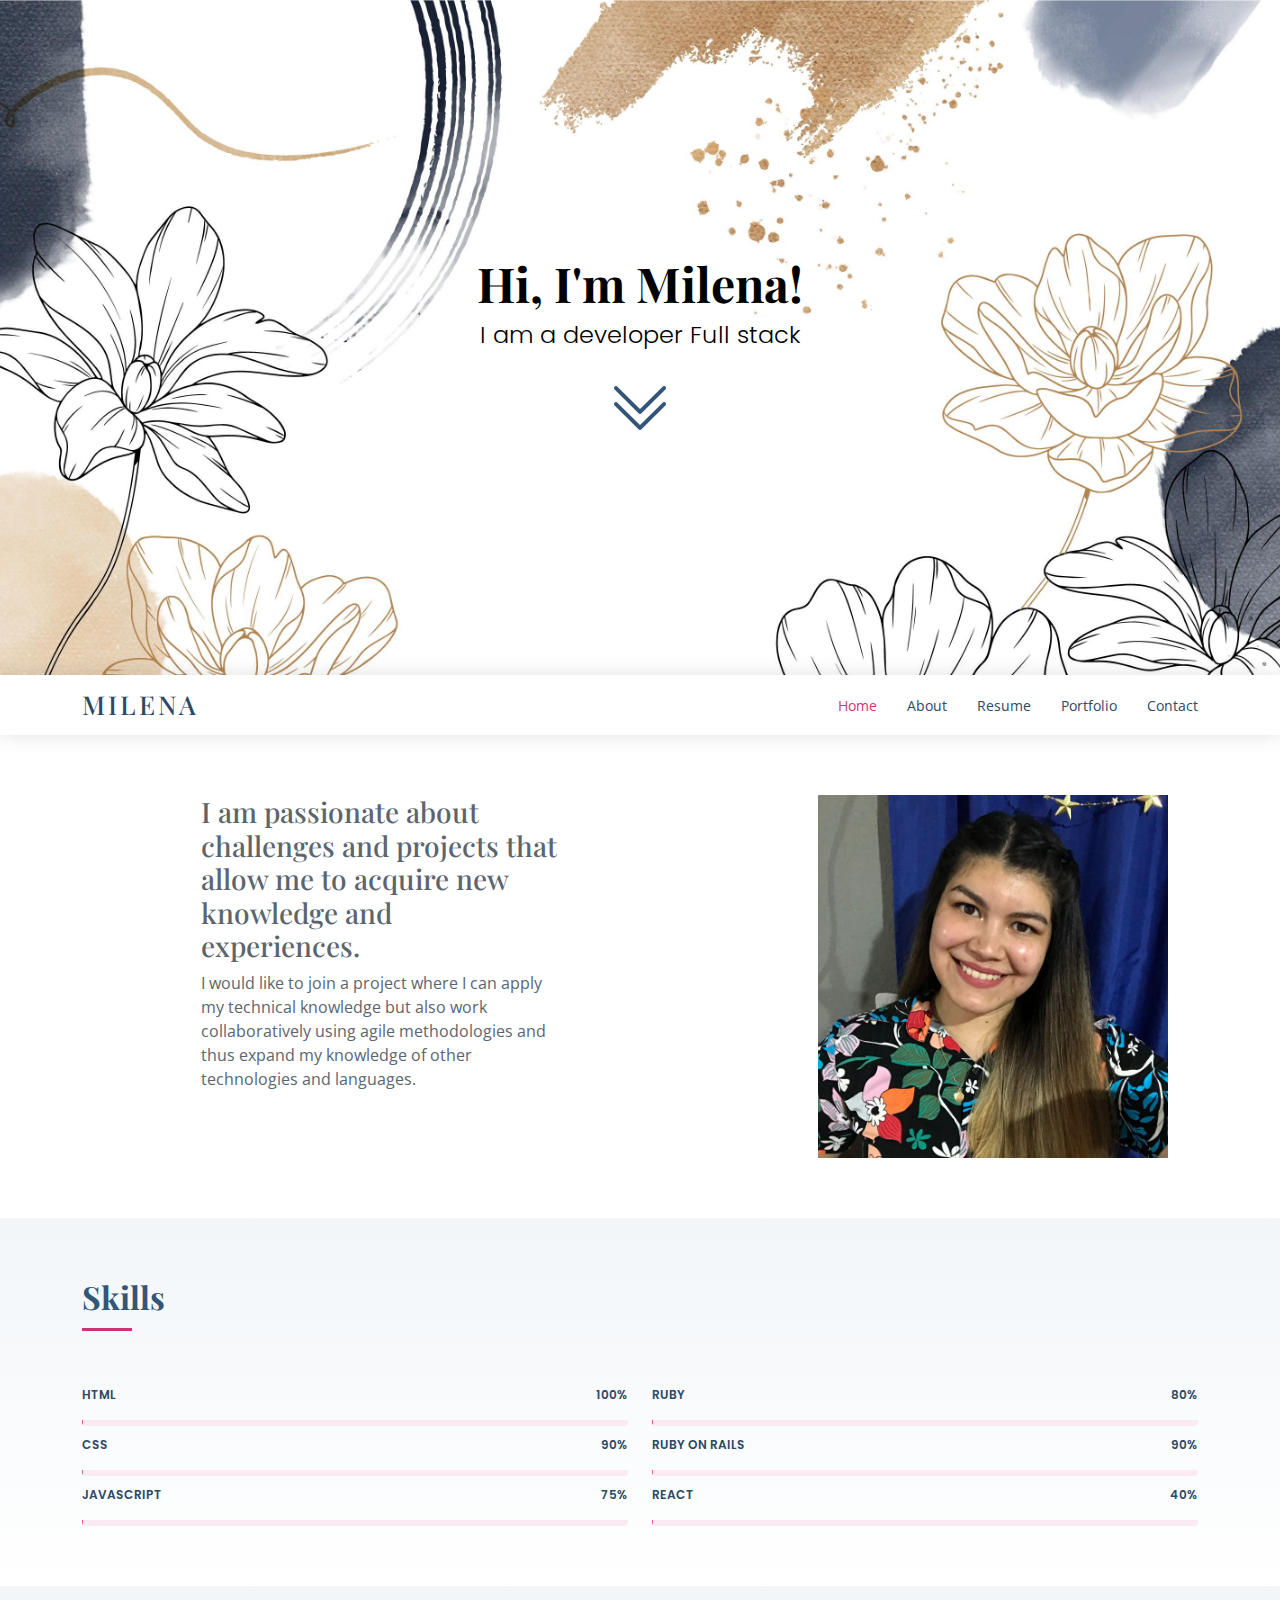
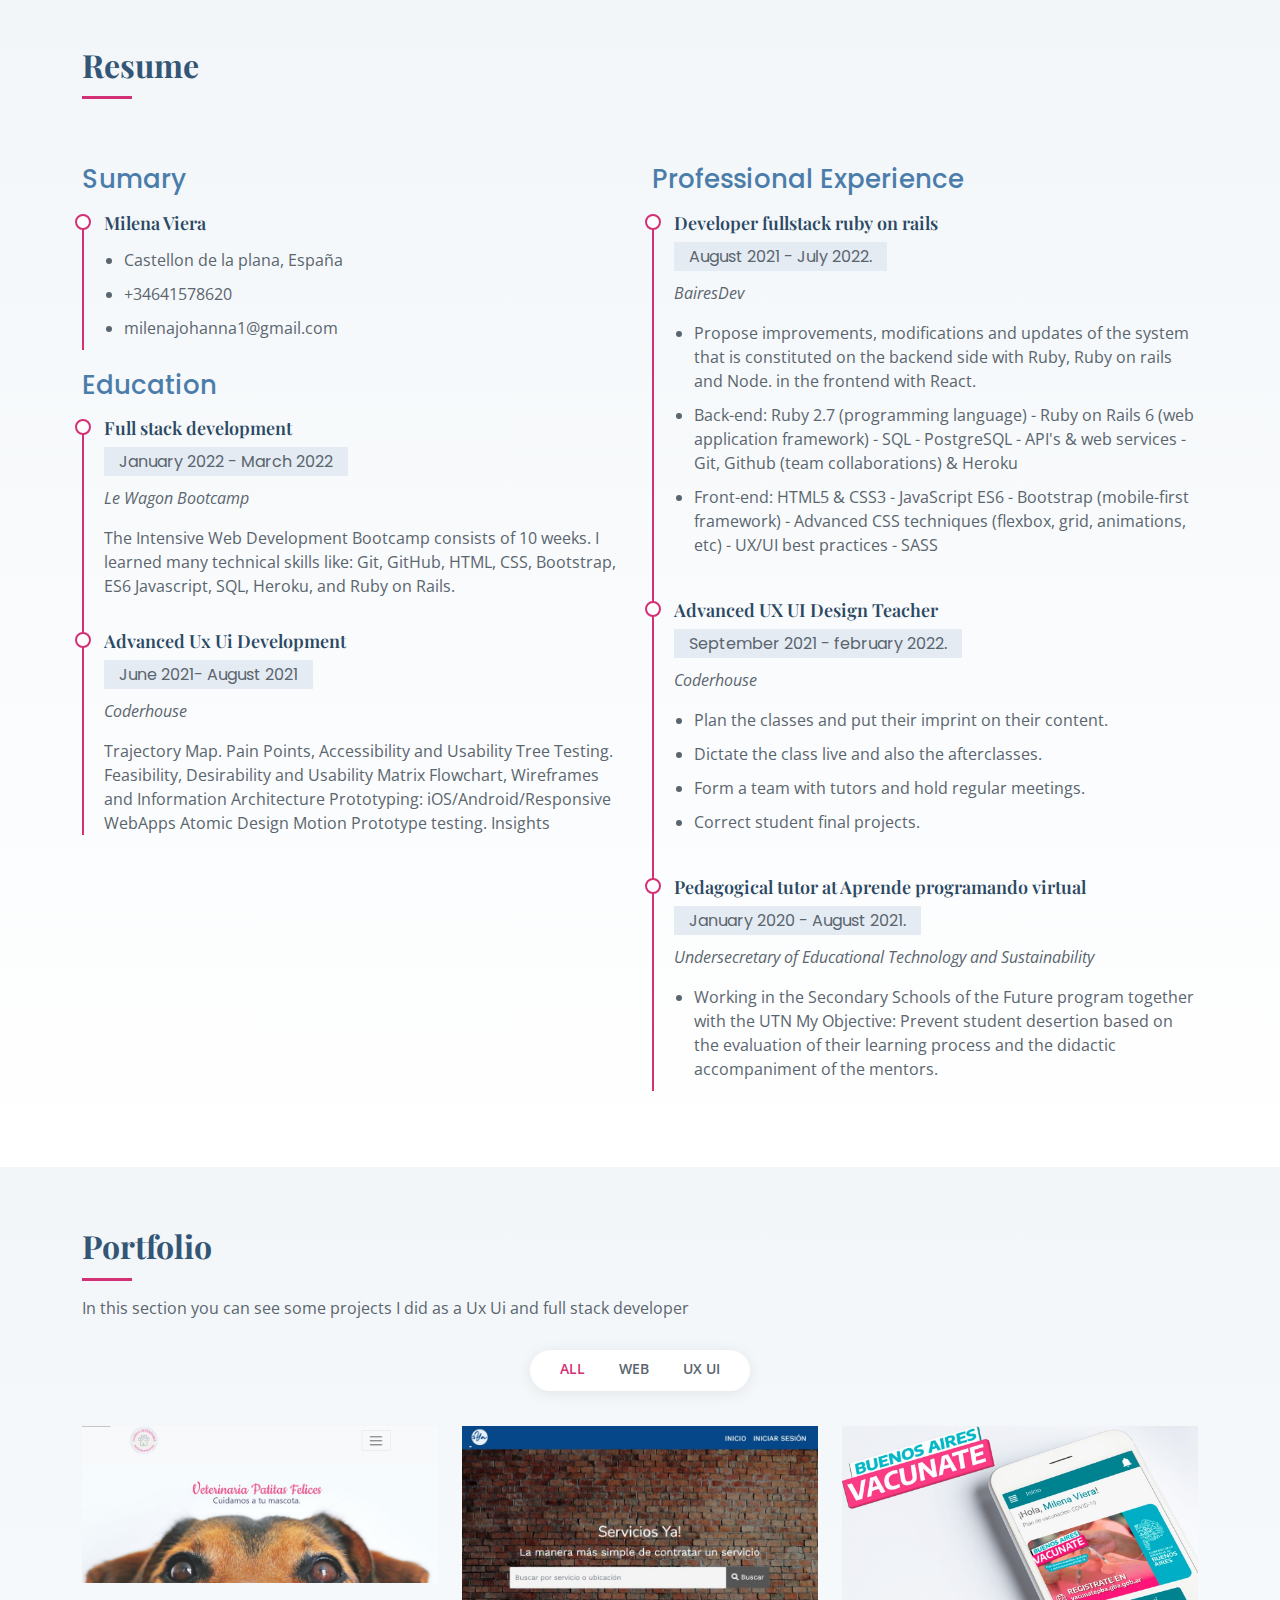
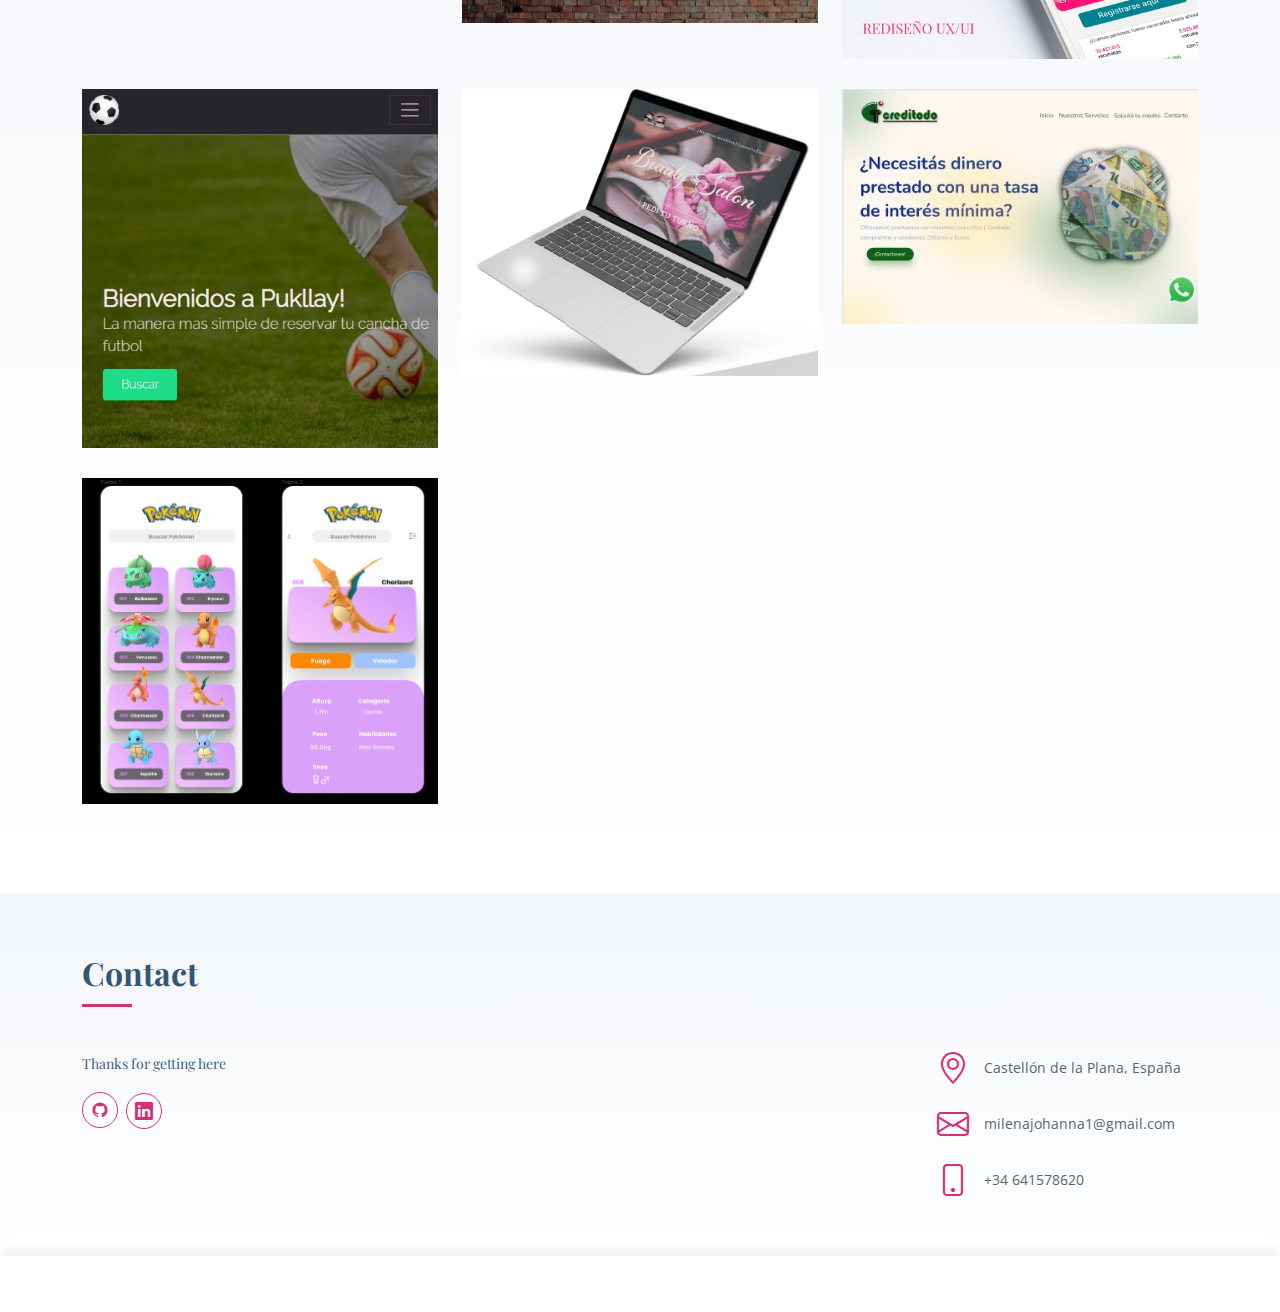
<file: index.html>
<!DOCTYPE html>
<html lang="en">

<head>
  <meta charset="utf-8">
  <meta content="width=device-width, initial-scale=1.0" name="viewport">

  <title>Milena Viera - Portfolio</title>
  <meta content="" name="description">
  <meta content="" name="keywords">

  <!-- Favicons -->
  <link href="assets/img/favicon.png" rel="icon">
  <link href="assets/img/apple-touch-icon.png" rel="apple-touch-icon">

  <!-- Google Fonts -->
  <link href="https://fonts.googleapis.com/css?family=Open+Sans:300,300i,400,400i,600,600i,700,700i|Poppins:300,300i,400,400i,500,500i,600,600i,700,700i|Playfair+Display:400,400i,500,500i,600,600i,700,700i&subset=cyrillic" rel="stylesheet">

  <!-- Vendor CSS Files -->
  <link href="assets/vendor/bootstrap/css/bootstrap.min.css" rel="stylesheet">
  <link href="assets/vendor/bootstrap-icons/bootstrap-icons.css" rel="stylesheet">
  <link href="assets/vendor/boxicons/css/boxicons.min.css" rel="stylesheet">
  <link href="assets/vendor/glightbox/css/glightbox.min.css" rel="stylesheet">
  <link href="assets/vendor/swiper/swiper-bundle.min.css" rel="stylesheet">
  <link href="assets/css/style.css" rel="stylesheet">
</head>

<body>

  <!-- ======= Hero Section ======= -->
  <section id="hero" class="d-flex flex-column align-items-center justify-content-center">
    <h1>Hi, I'm Milena!</h1>
    <h2>I am a developer Full stack</h2>
    <a href="#about" class="btn-get-started scrollto"><i class="bi bi-chevron-double-down"></i></a>
  </section><!-- End Hero -->

  <!-- ======= Header ======= -->
  <header id="header" class="d-flex align-items-center">
    <div class="container d-flex align-items-center justify-content-between">

      <div class="logo">
        <h1><a href="index.html">Milena</a></h1>
        <!-- Uncomment below if you prefer to use an image logo -->
        <!-- <a href="index.html"><img src="assets/img/logo.png" alt="" class="img-fluid"></a>-->
      </div>

      <nav id="navbar" class="navbar">
        <ul>
          <li><a class="nav-link scrollto active" href="#hero">Home</a></li>
          <li><a class="nav-link scrollto" href="#about">About</a></li>
          <li><a class="nav-link scrollto" href="#resume">Resume</a></li>
          <li><a class="nav-link scrollto" href="#portfolio">Portfolio</a></li>
          <li><a class="nav-link scrollto" href="#contact">Contact</a></li>
        </ul>
        <i class="bi bi-list mobile-nav-toggle"></i>
      </nav><!-- .navbar -->

    </div>
  </header><!-- End Header -->

  <main id="main">

    <!-- ======= About Section ======= -->
    <section id="about" class="about">
      <div class="container">
        <div class="row no-gutters">
          <div class="col-lg-4 col-md-4">
              <h3>I am passionate about challenges and projects that allow me to acquire new knowledge and experiences.</h3>
              <p>
                I would like to join a project where I can apply my technical knowledge but also work collaboratively using agile methodologies and thus expand my knowledge of other technologies and languages.
              </p>
          </div>
            <div class="col-lg-3 col-md-4">
                <div class="foto-perfil">
                  <img src="assets/img/me.jpeg" alt="me">
                </div>
              <!-- End .content-->
            </div>
      </div>
    </section><!-- End About Section -->

    <!-- ======= Skills Section ======= -->
    <section id="skills" class="skills section-bg">
      <div class="container">

        <div class="section-title">
          <h2>Skills</h2>
 
        </div>

        <div class="row skills-content">

          <div class="col-lg-6">

            <div class="progress">
              <span class="skill">HTML <i class="val">100%</i></span>
              <div class="progress-bar-wrap">
                <div class="progress-bar" role="progressbar" aria-valuenow="100" aria-valuemin="0" aria-valuemax="100"></div>
              </div>
            </div>

            <div class="progress">
              <span class="skill">CSS <i class="val">90%</i></span>
              <div class="progress-bar-wrap">
                <div class="progress-bar" role="progressbar" aria-valuenow="90" aria-valuemin="0" aria-valuemax="100"></div>
              </div>
            </div>

            <div class="progress">
              <span class="skill">JavaScript <i class="val">75%</i></span>
              <div class="progress-bar-wrap">
                <div class="progress-bar" role="progressbar" aria-valuenow="75" aria-valuemin="0" aria-valuemax="100"></div>
              </div>
            </div>

          </div>

          <div class="col-lg-6">
            <div class="progress">
              <span class="skill">Ruby <i class="val">80%</i></span>
              <div class="progress-bar-wrap">
                <div class="progress-bar" role="progressbar" aria-valuenow="80" aria-valuemin="0" aria-valuemax="100"></div>
              </div>
            </div>

            <div class="progress">
              <span class="skill">Ruby on Rails <i class="val">90%</i></span>
              <div class="progress-bar-wrap">
                <div class="progress-bar" role="progressbar" aria-valuenow="90" aria-valuemin="0" aria-valuemax="100"></div>
              </div>
            </div>

            <div class="progress">
              <span class="skill">React <i class="val">40%</i></span>
              <div class="progress-bar-wrap">
                <div class="progress-bar" role="progressbar" aria-valuenow="40" aria-valuemin="0" aria-valuemax="100"></div>
              </div>
            </div>
          
          </div>

        </div>

      </div>
    </section><!-- End Skills Section -->

    <!-- ======= Resume Section ======= -->
    <section id="resume" class="resume section-bg">
      <div class="container">

        <div class="section-title">
          <h2>Resume</h2>
        </div>

        <div class="row">
          <div class="col-lg-6">
            <h3 class="resume-title">Sumary</h3>
            <div class="resume-item pb-0">
              <h4>Milena Viera</h4>
              <!-- <p><em>I am passionate about challenges and projects that allow me to acquire new knowledge and experiences. <br>
                I would like to join a project where I can apply my technical knowledge but also work collaboratively using agile methodologies and thus expand my knowledge of other technologies and languages.</em></p> -->
              <p>
              <ul>
                <li>Castellon de la plana, España</li>
                <li>+34641578620</li>
                <li>milenajohanna1@gmail.com</li>
              </ul>
              </p>
            </div>

            <h3 class="resume-title">Education</h3>
            <div class="resume-item">
              <h4>Full stack development</h4>
              <h5>January 2022 - March 2022</h5>
              <p><em>Le Wagon Bootcamp</em></p>
              <p>
                The Intensive Web Development Bootcamp consists of 10 weeks. I learned many technical skills like: Git, GitHub, HTML, CSS, Bootstrap, ES6 Javascript, SQL, Heroku, and Ruby on Rails.
              </p>
            </div>
            <div class="resume-item">
              <h4>Advanced Ux Ui Development</h4>
              <h5>June 2021- August 2021</h5>
              <p><em>Coderhouse</em></p>
              <p>Trajectory Map. Pain Points, Accessibility and Usability
                Tree Testing. Feasibility, Desirability and Usability Matrix
                Flowchart, Wireframes and Information Architecture
                Prototyping: iOS/Android/Responsive WebApps Atomic Design Motion
                Prototype testing. Insights</p>
            </div>
          </div>

          <div class="col-lg-6">

            <h3 class="resume-title">Professional Experience</h3>
            <div class="resume-item">
              <h4>Developer fullstack ruby on rails</h4>
              <h5> August 2021 - July 2022.</h5>
              <p><em> BairesDev </em></p>
              <p>
              <ul>
                <li>Propose improvements, modifications and updates
                  of the system that is constituted on the backend side
                  with Ruby, Ruby on rails and Node. in the frontend with
                  React.</li>
                <li>Back-end: Ruby 2.7 (programming language) - Ruby
                  on Rails 6 (web application framework) - SQL -
                  PostgreSQL - API's & web services - Git, Github
                  (team collaborations) & Heroku</li>
                <li>Front-end: HTML5 & CSS3 - JavaScript ES6 -
                  Bootstrap (mobile-first framework) - Advanced CSS
                  techniques (flexbox, grid, animations, etc) - UX/UI
                  best practices - SASS</li>
              </ul>
              </p>
            </div>

            <div class="resume-item">
              <h4>Advanced UX UI Design Teacher</h4>
              <h5>September 2021 - february 2022.</h5>
              <p><em>Coderhouse </em></p>
              <p>
              <ul>
                <li>Plan the classes and put their imprint on their content.</li>
                <li>Dictate the class live and also the afterclasses.</li>
                <li>Form a team with tutors and hold regular meetings.</li>
                <li>Correct student final projects.</li>
              </ul>
              </p>
            </div>

            <div class="resume-item">
              <h4>Pedagogical tutor at Aprende programando virtual </h4>
              <h5>January 2020 - August 2021.</h5>
              <p><em>Undersecretary of Educational Technology and Sustainability</em></p>
              <p>
                <ul>
                  <li>Working in the Secondary Schools of the Future program together with the UTN
                    My Objective: Prevent student desertion based on the evaluation of their learning process and the didactic accompaniment of the mentors.</li>
                </ul>
              </p>
            </div>
           
        
          </div>
        </div>

      </div>
    </section><!-- End Resume Section -->

    <!-- ======= Portfolio Section ======= -->
    <section id="portfolio" class="portfolio section-bg">
      <div class="container">

        <div class="section-title">
          <h2>Portfolio</h2>
          <p>
            In this section you can see some projects I did as a Ux Ui and full stack developer
          </p>
        </div>

     <div class="row">
          <div class="col-lg-12 d-flex justify-content-center">
            <ul id="portfolio-flters">
              <li data-filter="*" class="filter-active">All</li>
              <li data-filter=".filter-web">Web</li>
              <li data-filter=".filter-Ux-Ui">Ux Ui</li>
            </ul>
          </div>
        </div>

        <div class="row portfolio-container">
          <div class="col-lg-4 col-md-6 portfolio-item filter-web">
            <div class="portfolio-wrap">
              <img src="assets/img/portfolio/portfolio-6.jpeg" class="img-fluid" alt="">
              <div class="portfolio-info">
                <h4> Patitas Felices </h4>
                <p>Web</p>
              </div>
              <div class="portfolio-links">
                <a href="assets/img/portfolio/portfolio-6.jpeg" data-gallery="portfolioGallery" class="portfolio-lightbox" title="App 3"><i class="bx bx-plus"></i></a>
                <a href="portfolio-details-veterinaria.html" title="More Details"><i class="bx bx-link"></i></a>
              </div>
            </div>
          </div>

          <div class="col-lg-4 col-md-6 portfolio-item filter-web">
            <div class="portfolio-wrap">
              <img src="assets/img/portfolio/portfolio-1.jpeg" class="img-fluid" alt="">
              <div class="portfolio-info">
                <h4>Servicios Ya</h4>
                <p>Web</p>
              </div>
              <div class="portfolio-links">
                <a href="assets/img/portfolio/portfolio-1.jpeg" data-gallery="portfolioGallery" class="portfolio-lightbox" title="App 1"><i class="bx bx-plus"></i></a>
                <a href="portfolio-details-serviciosya.html" title="More Details"><i class="bx bx-link"></i></a>
              </div>
            </div>
          </div>

          <div class="col-lg-4 col-md-6 portfolio-item filter-Ux-Ui">
            <div class="portfolio-wrap">
              <img src="assets/img/portfolio/portfolio-2.jpeg" class="img-fluid" alt="">
              <div class="portfolio-info">
                <h4>Vacunate PBA</h4>
                <p>Ux Ui</p>
              </div>
              <div class="portfolio-links">
                <a href="assets/img/portfolio/portfolio-2.jpeg" data-gallery="portfolioGallery" class="portfolio-lightbox" title="Web 3"><i class="bx bx-plus"></i></a>
                <a href="portfolio-details-vacunate.html" title="More Details"><i class="bx bx-link"></i></a>
              </div>
            </div>
          </div>

          <div class="col-lg-4 col-md-6 portfolio-item filter-web">
            <div class="portfolio-wrap">
              <img src="assets/img/portfolio/portfolio-3.jpeg" class="img-fluid" alt="">
              <div class="portfolio-info">
                <h4>Pukllay</h4>
                <p>Web</p>
              </div>
              <div class="portfolio-links">
                <a href="assets/img/portfolio/portfolio-3.jpeg" data-gallery="portfolioGallery" class="portfolio-lightbox" title="App 2"><i class="bx bx-plus"></i></a>
                <a href="portfolio-details-pukllay.html" title="More Details"><i class="bx bx-link"></i></a>
              </div>
            </div>
          </div>

          
          <div class="col-lg-4 col-md-6 portfolio-item filter-web">
            <div class="portfolio-wrap">
              <img src="assets/img/portfolio/portfolio-4.jpeg" class="img-fluid" alt="">
              <div class="portfolio-info">
                <h4>Salón</h4>
                <p>Web</p>
              </div>
              <div class="portfolio-links">
                <a href="assets/img/portfolio/portfolio-4.jpeg" data-gallery="portfolioGallery" class="portfolio-lightbox" title="App 2"><i class="bx bx-plus"></i></a>
                <a href="portfolio-details-salon.html" title="More Details"><i class="bx bx-link"></i></a>
              </div>
            </div>
          </div>

          <div class="col-lg-4 col-md-6 portfolio-item filter-Ux-Ui">
            <div class="portfolio-wrap">
              <img src="assets/img/portfolio/portfolio-5.jpeg" class="img-fluid" alt="">
              <div class="portfolio-info">
                <h4>Todo Credito</h4>
                <p>UX UI</p>
              </div>
              <div class="portfolio-links">
                <a href="assets/img/portfolio/portfolio-5.jpeg" data-gallery="portfolioGallery" class="portfolio-lightbox" title="Web 2"><i class="bx bx-plus"></i></a>
                <a href="portfolio-details-credito.html" title="More Details"><i class="bx bx-link"></i></a>
              </div>
            </div>
          </div>

      

          <div class="col-lg-4 col-md-6 portfolio-item filter-Ux-Ui">
            <div class="portfolio-wrap">
              <img src="assets/img/portfolio/portfolio-7.jpeg" class="img-fluid" alt="">
              <div class="portfolio-info">
                <h4>Pokemón</h4>
                <p>Ux Ui</p>
              </div>
              <div class="portfolio-links">
                <a href="assets/img/portfolio/portfolio-7.jpeg" data-gallery="portfolioGallery" class="portfolio-lightbox" title="Web 3"><i class="bx bx-plus"></i></a>
                <a href="portfolio-details-pokemon.html" title="More Details"><i class="bx bx-link"></i></a>
              </div>
            </div>
          </div>

        </div>

      </div>
    </section><!-- End Portfolio Section -->

    <!-- ======= Contact Section ======= -->
    <section id="contact" class="contact section-bg">
      <div class="container">

        <div class="section-title">
          <h2>Contact</h2>
        </div>

        <div class="row">

          <div class="col-lg-4 col-md-4">
            <div class="contact-about">
              <p>
                Thanks for getting here</p>
              <div class="social-links">
                <a  target="blank" href="https://github.com/MilenaViera" class="facebook"><i class='bx bxl-github'></i></a>
                <a  target="blank" href="https://www.linkedin.com/in/milena-viera/" class="linkedin"><i class="bi bi-linkedin"></i></a>
              </div>
            </div>
          </div>

          <div class="col-lg-3 col-md-4">
            <div class="info">
              <div class="d-flex align-items-center">
                <i class="bi bi-geo-alt"></i>
                <p>Castellón de la Plana, España</p>
              </div>

              <div class="d-flex align-items-center mt-4">
                <i class="bi bi-envelope"></i>
                <p>milenajohanna1@gmail.com</p>
              </div>

              <div class="d-flex align-items-center mt-4">
                <i class="bi bi-phone"></i>
                <p>+34 641578620
                </p>
              </div>

            </div>
          </div>

          <!-- <div class="col-lg-5 col-md-8">
            <form action="forms/contact.php" method="post" role="form" class="php-email-form">
              <div class="form-group">
                <input type="text" name="name" class="form-control" id="name" placeholder="Your Name" required>
              </div>
              <div class="form-group mt-3">
                <input type="email" class="form-control" name="email" id="email" placeholder="Your Email" required>
              </div>
              <div class="form-group mt-3">
                <input type="text" class="form-control" name="subject" id="subject" placeholder="Subject" required>
              </div>
              <div class="form-group mt-3">
                <textarea class="form-control" name="message" rows="5" placeholder="Message" required></textarea>
              </div>
              <div class="my-3">
                <div class="loading">Loading</div>
                <div class="error-message"></div>
                <div class="sent-message">Your message has been sent. Thank you!</div>
              </div>
              <div class="text-center"><button type="submit">Send Message</button></div>
            </form>
          </div> -->

        </div>

      </div>
    </section><!-- End Contact Section -->

  </main><!-- End #main -->

  <!-- ======= Footer ======= -->
  <footer id="footer">
    <div class="container">
      <div class="copyright">
        <!-- &copy; Copyright <strong><span>Lonely</span></strong>. All Rights Reserved -->
      </div>
      <div class="credits">
        <!-- All the links in the footer should remain intact. -->
        <!-- You can delete the links only if you purchased the pro version. -->
        <!-- Licensing information: https://bootstrapmade.com/license/ -->
        <!-- Purchase the pro version with working PHP/AJAX contact form: https://bootstrapmade.com/free-html-bootstrap-template-lonely/ -->
        <!-- Designed by <a href="https://bootstrapmade.com/">BootstrapMade</a> -->
      </div>
    </div>
  </footer><!-- End  Footer -->

  <a href="#" class="back-to-top d-flex align-items-center justify-content-center"><i class="bi bi-arrow-up-short"></i></a>

  <!-- Vendor JS Files -->
  <script src="assets/vendor/purecounter/purecounter.js"></script>
  <script src="assets/vendor/bootstrap/js/bootstrap.bundle.min.js"></script>
  <script src="assets/vendor/glightbox/js/glightbox.min.js"></script>
  <script src="assets/vendor/isotope-layout/isotope.pkgd.min.js"></script>
  <script src="assets/vendor/swiper/swiper-bundle.min.js"></script>
  <script src="assets/vendor/waypoints/noframework.waypoints.js"></script>
  <script src="assets/vendor/php-email-form/validate.js"></script>

  <!-- Template Main JS File -->
  <script src="assets/js/main.js"></script>

</body>

</html>
</file>
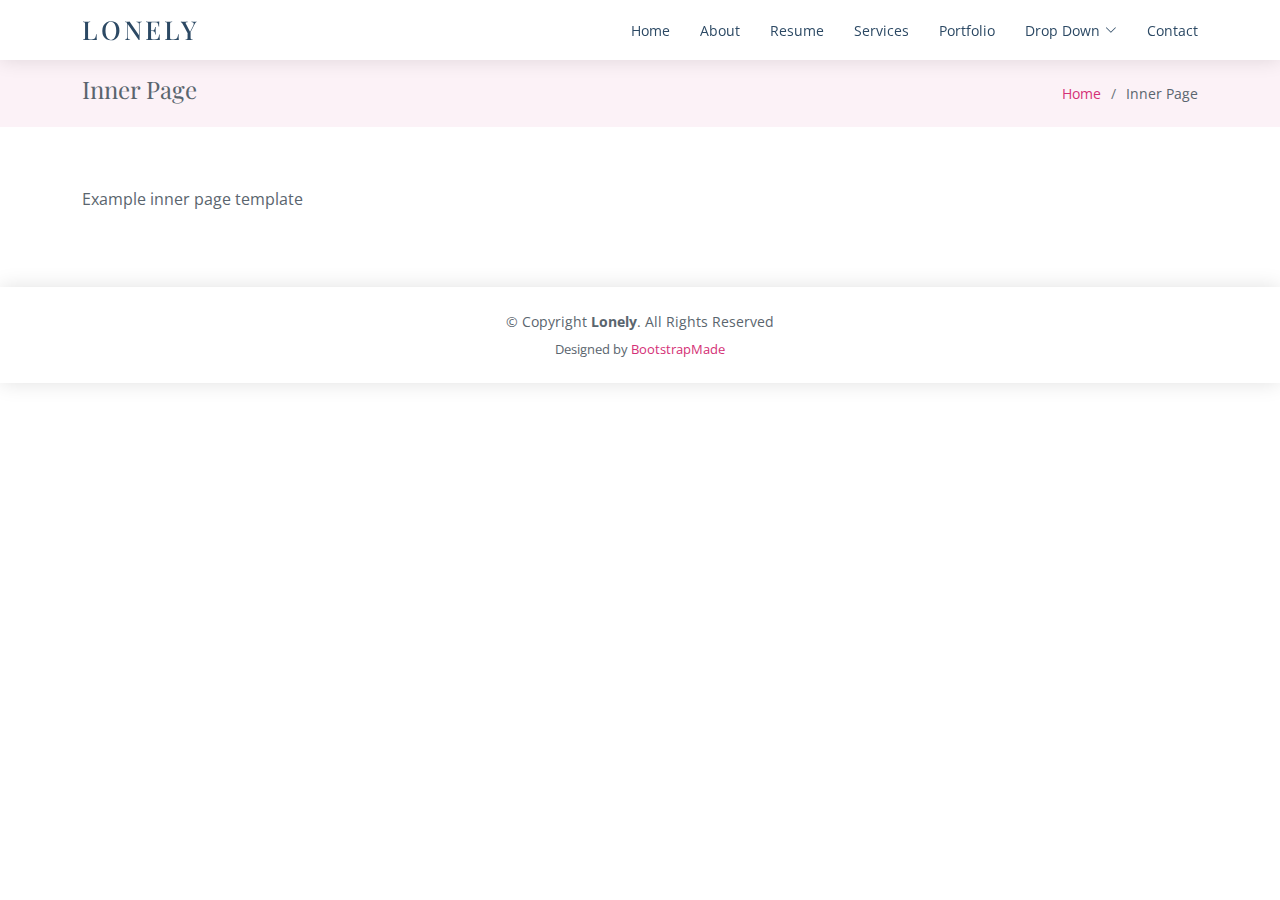
<file: inner-page.html>
<!DOCTYPE html>
<html lang="en">

<head>
  <meta charset="utf-8">
  <meta content="width=device-width, initial-scale=1.0" name="viewport">

  <title>Inner Page - Lonely Bootstrap Template</title>
  <meta content="" name="description">
  <meta content="" name="keywords">

  <!-- Favicons -->
  <link href="assets/img/favicon.png" rel="icon">
  <link href="assets/img/apple-touch-icon.png" rel="apple-touch-icon">

  <!-- Google Fonts -->
  <link href="https://fonts.googleapis.com/css?family=Open+Sans:300,300i,400,400i,600,600i,700,700i|Poppins:300,300i,400,400i,500,500i,600,600i,700,700i|Playfair+Display:400,400i,500,500i,600,600i,700,700i&subset=cyrillic" rel="stylesheet">

  <!-- Vendor CSS Files -->
  <link href="assets/vendor/bootstrap/css/bootstrap.min.css" rel="stylesheet">
  <link href="assets/vendor/bootstrap-icons/bootstrap-icons.css" rel="stylesheet">
  <link href="assets/vendor/boxicons/css/boxicons.min.css" rel="stylesheet">
  <link href="assets/vendor/glightbox/css/glightbox.min.css" rel="stylesheet">
  <link href="assets/vendor/swiper/swiper-bundle.min.css" rel="stylesheet">

  <!-- Template Main CSS File -->
  <link href="assets/css/style.css" rel="stylesheet">

  <!-- =======================================================
  * Template Name: Lonely - v4.7.0
  * Template URL: https://bootstrapmade.com/free-html-bootstrap-template-lonely/
  * Author: BootstrapMade.com
  * License: https://bootstrapmade.com/license/
  ======================================================== -->
</head>

<body>

  <!-- ======= Header ======= -->
  <header id="header" class="d-flex align-items-center">
    <div class="container d-flex align-items-center justify-content-between">

      <div class="logo">
        <h1><a href="index.html">Lonely</a></h1>
        <!-- Uncomment below if you prefer to use an image logo -->
        <!-- <a href="index.html"><img src="assets/img/logo.png" alt="" class="img-fluid"></a>-->
      </div>

      <nav id="navbar" class="navbar">
        <ul>
          <li><a class="nav-link scrollto " href="#hero">Home</a></li>
          <li><a class="nav-link scrollto" href="#about">About</a></li>
          <li><a class="nav-link scrollto" href="#resume">Resume</a></li>
          <li><a class="nav-link scrollto" href="#services">Services</a></li>
          <li><a class="nav-link scrollto" href="#portfolio">Portfolio</a></li>
          <li class="dropdown"><a href="#"><span>Drop Down</span> <i class="bi bi-chevron-down"></i></a>
            <ul>
              <li><a href="#">Drop Down 1</a></li>
              <li class="dropdown"><a href="#"><span>Deep Drop Down</span> <i class="bi bi-chevron-right"></i></a>
                <ul>
                  <li><a href="#">Deep Drop Down 1</a></li>
                  <li><a href="#">Deep Drop Down 2</a></li>
                  <li><a href="#">Deep Drop Down 3</a></li>
                  <li><a href="#">Deep Drop Down 4</a></li>
                  <li><a href="#">Deep Drop Down 5</a></li>
                </ul>
              </li>
              <li><a href="#">Drop Down 2</a></li>
              <li><a href="#">Drop Down 3</a></li>
              <li><a href="#">Drop Down 4</a></li>
            </ul>
          </li>
          <li><a class="nav-link scrollto" href="#contact">Contact</a></li>
        </ul>
        <i class="bi bi-list mobile-nav-toggle"></i>
      </nav><!-- .navbar -->

    </div>
  </header><!-- End Header -->

  <main id="main">

    <!-- ======= Breadcrumbs Section ======= -->
    <section class="breadcrumbs">
      <div class="container">

        <div class="d-flex justify-content-between align-items-center">
          <h2>Inner Page</h2>
          <ol>
            <li><a href="index.html">Home</a></li>
            <li>Inner Page</li>
          </ol>
        </div>

      </div>
    </section><!-- End Breadcrumbs Section -->

    <section class="inner-page">
      <div class="container">
        <p>
          Example inner page template
        </p>
      </div>
    </section>

  </main><!-- End #main -->

  <!-- ======= Footer ======= -->
  <footer id="footer">
    <div class="container">
      <div class="copyright">
        &copy; Copyright <strong><span>Lonely</span></strong>. All Rights Reserved
      </div>
      <div class="credits">
        <!-- All the links in the footer should remain intact. -->
        <!-- You can delete the links only if you purchased the pro version. -->
        <!-- Licensing information: https://bootstrapmade.com/license/ -->
        <!-- Purchase the pro version with working PHP/AJAX contact form: https://bootstrapmade.com/free-html-bootstrap-template-lonely/ -->
        Designed by <a href="https://bootstrapmade.com/">BootstrapMade</a>
      </div>
    </div>
  </footer><!-- End  Footer -->

  <a href="#" class="back-to-top d-flex align-items-center justify-content-center"><i class="bi bi-arrow-up-short"></i></a>

  <!-- Vendor JS Files -->
  <script src="assets/vendor/purecounter/purecounter.js"></script>
  <script src="assets/vendor/bootstrap/js/bootstrap.bundle.min.js"></script>
  <script src="assets/vendor/glightbox/js/glightbox.min.js"></script>
  <script src="assets/vendor/isotope-layout/isotope.pkgd.min.js"></script>
  <script src="assets/vendor/swiper/swiper-bundle.min.js"></script>
  <script src="assets/vendor/waypoints/noframework.waypoints.js"></script>
  <script src="assets/vendor/php-email-form/validate.js"></script>

  <!-- Template Main JS File -->
  <script src="assets/js/main.js"></script>

</body>

</html>
</file>
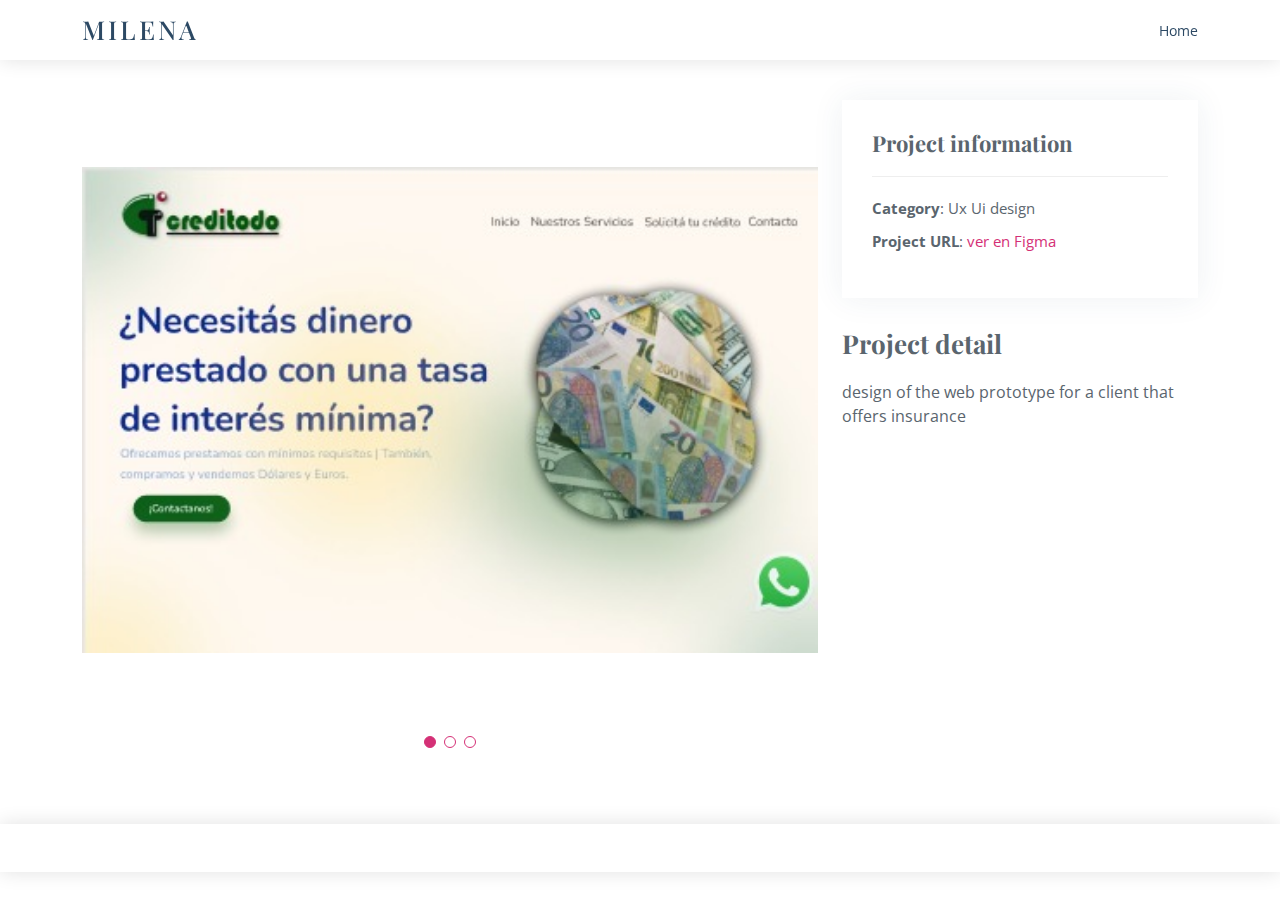
<file: portfolio-details-credito.html>
<!DOCTYPE html>
<html lang="en">

<head>
  <meta charset="utf-8">
  <meta content="width=device-width, initial-scale=1.0" name="viewport">

  <title>Milena - Portfolio Details </title>
  <meta content="" name="description">
  <meta content="" name="keywords">

  <!-- Favicons -->
  <link href="assets/img/favicon.png" rel="icon">
  <link href="assets/img/apple-touch-icon.png" rel="apple-touch-icon">

  <!-- Google Fonts -->
  <link href="https://fonts.googleapis.com/css?family=Open+Sans:300,300i,400,400i,600,600i,700,700i|Poppins:300,300i,400,400i,500,500i,600,600i,700,700i|Playfair+Display:400,400i,500,500i,600,600i,700,700i&subset=cyrillic" rel="stylesheet">

  <!-- Vendor CSS Files -->
  <link href="assets/vendor/bootstrap/css/bootstrap.min.css" rel="stylesheet">
  <link href="assets/vendor/bootstrap-icons/bootstrap-icons.css" rel="stylesheet">
  <link href="assets/vendor/boxicons/css/boxicons.min.css" rel="stylesheet">
  <link href="assets/vendor/glightbox/css/glightbox.min.css" rel="stylesheet">
  <link href="assets/vendor/swiper/swiper-bundle.min.css" rel="stylesheet">

  <!-- Template Main CSS File -->
  <link href="assets/css/style.css" rel="stylesheet">

  <!-- =======================================================
  * Template Name: Lonely - v4.7.0
  * Template URL: https://bootstrapmade.com/free-html-bootstrap-template-lonely/
  * Author: BootstrapMade.com
  * License: https://bootstrapmade.com/license/
  ======================================================== -->
</head>

<body>

  <!-- ======= Header ======= -->
  <header id="header" class="d-flex align-items-center">
    <div class="container d-flex align-items-center justify-content-between">

      <div class="logo">
        <h1><a href="index.html">Milena</a></h1>
        <!-- Uncomment below if you prefer to use an image logo -->
        <!-- <a href="index.html"><img src="assets/img/logo.png" alt="" class="img-fluid"></a>-->
      </div>

      <nav id="navbar" class="navbar">
        <ul>
          <li><a class="nav-link scrollto " href="index.html">Home</a></li>
        <i class="bi bi-list mobile-nav-toggle"></i>
      </nav><!-- .navbar -->

    </div>
  </header><!-- End Header -->

  <main id="main">
    <section id="portfolio-details" class="portfolio-details">
      <div class="container">

        <div class="row gy-4">

          <div class="col-lg-8">
            <div class="portfolio-details-slider swiper">
              <div class="swiper-wrapper align-items-center">

                <div class="swiper-slide">
                  <img src="assets/img/portfolio/portfolio-5.jpeg" alt="">
                </div>

                <div class="swiper-slide">
                  <img src="assets/img/portfolio/details-10.jpeg" alt="">
                </div>

                <div class="swiper-slide">
                  <img src="assets/img/portfolio/details-11.jpeg" alt="">
                </div>

              </div>
              <div class="swiper-pagination"></div>
            </div>
          </div>

          <div class="col-lg-4">
            <div class="portfolio-info">
              <h3>Project information</h3>
              <ul>
                <li><strong>Category</strong>: Ux Ui design</li>
                <li><strong>Project URL</strong>: <a target="blank" href="https://www.figma.com/file/07ET1x4NdpwhrNpvug5rSx/TodoCredito?node-id=0%3A1 ">ver en Figma</a></li>
              </ul>
            </div>
            <div class="portfolio-description">
              <h2>Project 
                detail</h2>
              <p>
                design of the web prototype for a client that offers insurance
              </p>
            </div>
          </div>

        </div>

      </div>
    </section><!-- End Portfolio Details Section -->

  </main><!-- End #main -->

  <!-- ======= Footer ======= -->
  <footer id="footer">
    <!-- <div class="container">
      <div class="copyright">
        &copy; Copyright <strong><span>Lonely</span></strong>. All Rights Reserved
      </div>
      <div class="credits"> -->
        <!-- All the links in the footer should remain intact. -->
        <!-- You can delete the links only if you purchased the pro version. -->
        <!-- Licensing information: https://bootstrapmade.com/license/ -->
        <!-- Purchase the pro version with working PHP/AJAX contact form: https://bootstrapmade.com/free-html-bootstrap-template-lonely/ -->
        <!-- Designed by <a href="https://bootstrapmade.com/">BootstrapMade</a> -->
      </div>
    </div>
  </footer><!-- End  Footer -->

  <a href="#" class="back-to-top d-flex align-items-center justify-content-center"><i class="bi bi-arrow-up-short"></i></a>

  <!-- Vendor JS Files -->
  <script src="assets/vendor/purecounter/purecounter.js"></script>
  <script src="assets/vendor/bootstrap/js/bootstrap.bundle.min.js"></script>
  <script src="assets/vendor/glightbox/js/glightbox.min.js"></script>
  <script src="assets/vendor/isotope-layout/isotope.pkgd.min.js"></script>
  <script src="assets/vendor/swiper/swiper-bundle.min.js"></script>
  <script src="assets/vendor/waypoints/noframework.waypoints.js"></script>
  <script src="assets/vendor/php-email-form/validate.js"></script>

  <!-- Template Main JS File -->
  <script src="assets/js/main.js"></script>

</body>

</html>
</file>
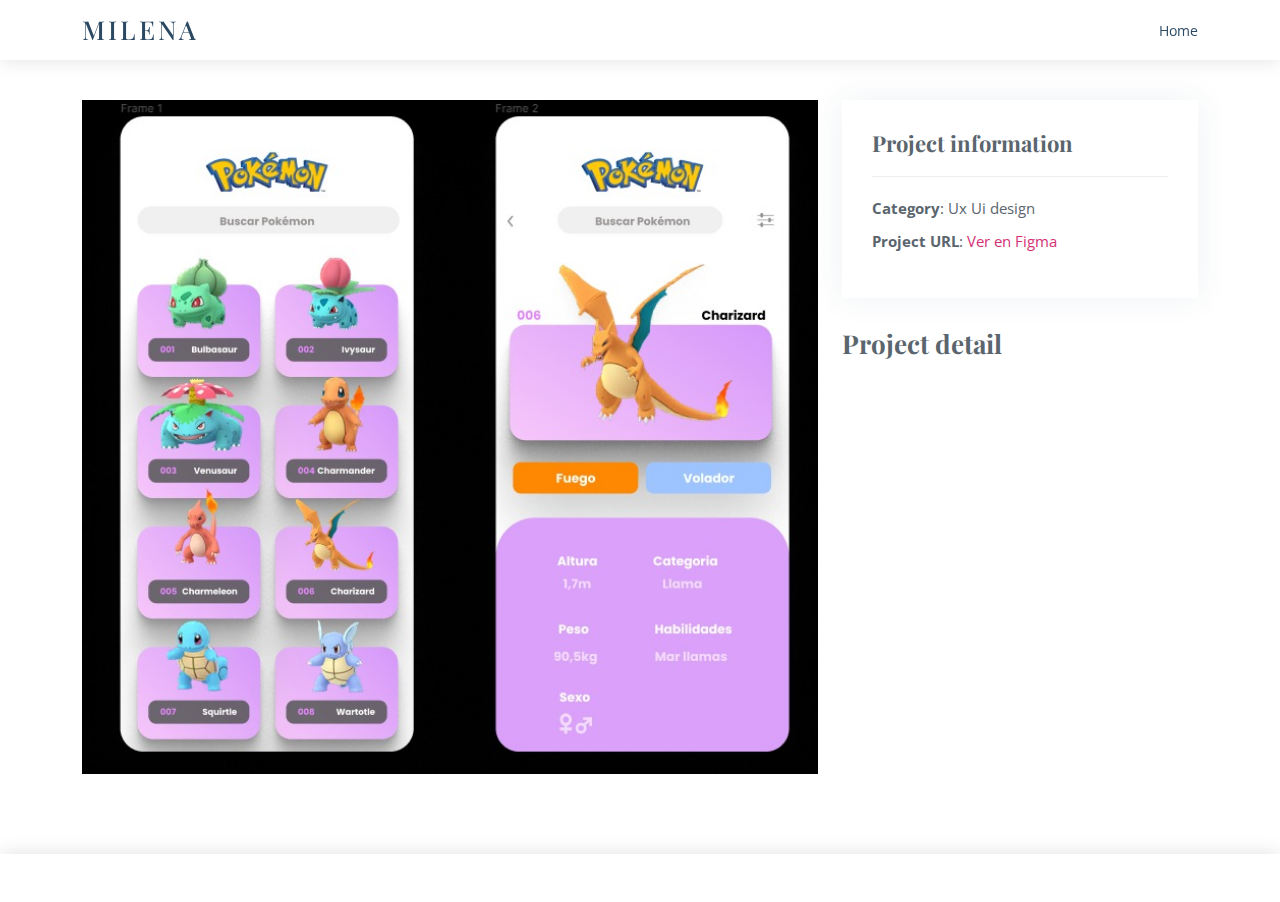
<file: portfolio-details-pokemon.html>
<!DOCTYPE html>
<html lang="en">

<head>
  <meta charset="utf-8">
  <meta content="width=device-width, initial-scale=1.0" name="viewport">

  <title>Milena - Portfolio Details </title>
  <meta content="" name="description">
  <meta content="" name="keywords">

  <!-- Favicons -->
  <link href="assets/img/favicon.png" rel="icon">
  <link href="assets/img/apple-touch-icon.png" rel="apple-touch-icon">

  <!-- Google Fonts -->
  <link href="https://fonts.googleapis.com/css?family=Open+Sans:300,300i,400,400i,600,600i,700,700i|Poppins:300,300i,400,400i,500,500i,600,600i,700,700i|Playfair+Display:400,400i,500,500i,600,600i,700,700i&subset=cyrillic" rel="stylesheet">

  <!-- Vendor CSS Files -->
  <link href="assets/vendor/bootstrap/css/bootstrap.min.css" rel="stylesheet">
  <link href="assets/vendor/bootstrap-icons/bootstrap-icons.css" rel="stylesheet">
  <link href="assets/vendor/boxicons/css/boxicons.min.css" rel="stylesheet">
  <link href="assets/vendor/glightbox/css/glightbox.min.css" rel="stylesheet">
  <link href="assets/vendor/swiper/swiper-bundle.min.css" rel="stylesheet">

  <!-- Template Main CSS File -->
  <link href="assets/css/style.css" rel="stylesheet">

  <!-- =======================================================
  * Template Name: Lonely - v4.7.0
  * Template URL: https://bootstrapmade.com/free-html-bootstrap-template-lonely/
  * Author: BootstrapMade.com
  * License: https://bootstrapmade.com/license/
  ======================================================== -->
</head>

<body>

  <!-- ======= Header ======= -->
  <header id="header" class="d-flex align-items-center">
    <div class="container d-flex align-items-center justify-content-between">

      <div class="logo">
        <h1><a href="index.html">Milena</a></h1>
        <!-- Uncomment below if you prefer to use an image logo -->
        <!-- <a href="index.html"><img src="assets/img/logo.png" alt="" class="img-fluid"></a>-->
      </div>

      <nav id="navbar" class="navbar">
        <ul>
          <li><a class="nav-link scrollto " href="index.html">Home</a></li>
        <i class="bi bi-list mobile-nav-toggle"></i>
      </nav><!-- .navbar -->

    </div>
  </header><!-- End Header -->

  <main id="main">
    <section id="portfolio-details" class="portfolio-details">
      <div class="container">

        <div class="row gy-4">

          <div class="col-lg-8">
            <div class="portfolio-details-slider swiper">
              <div class="swiper-wrapper align-items-center">

                <div class="swiper-slide">
                  <img src="assets/img/portfolio/portfolio-7.jpeg" alt="">
                </div>

              </div>
              <div class="swiper-pagination"></div>
            </div>
          </div>

          <div class="col-lg-4">
            <div class="portfolio-info">
              <h3>Project information</h3>
              <ul>
                <li><strong>Category</strong>: Ux Ui design</li>
                <li><strong>Project URL</strong>: <a  target="blank" href="https://www.figma.com/file/4O9Pn76knyUuUT1mnlDKO6/Pok%C3%A9dex">Ver en Figma</a></li>
              </ul>
            </div>
            <div class="portfolio-description">
              <h2>Project 
                detail</h2>
              <p>
              
              </p>
            </div>
          </div>

        </div>

      </div>
    </section><!-- End Portfolio Details Section -->

  </main><!-- End #main -->

  <!-- ======= Footer ======= -->
  <footer id="footer">
    <!-- <div class="container">
      <div class="copyright">
        &copy; Copyright <strong><span>Lonely</span></strong>. All Rights Reserved
      </div>
      <div class="credits"> -->
        <!-- All the links in the footer should remain intact. -->
        <!-- You can delete the links only if you purchased the pro version. -->
        <!-- Licensing information: https://bootstrapmade.com/license/ -->
        <!-- Purchase the pro version with working PHP/AJAX contact form: https://bootstrapmade.com/free-html-bootstrap-template-lonely/ -->
        <!-- Designed by <a href="https://bootstrapmade.com/">BootstrapMade</a> -->
      </div>
    </div>
  </footer><!-- End  Footer -->

  <a href="#" class="back-to-top d-flex align-items-center justify-content-center"><i class="bi bi-arrow-up-short"></i></a>

  <!-- Vendor JS Files -->
  <script src="assets/vendor/purecounter/purecounter.js"></script>
  <script src="assets/vendor/bootstrap/js/bootstrap.bundle.min.js"></script>
  <script src="assets/vendor/glightbox/js/glightbox.min.js"></script>
  <script src="assets/vendor/isotope-layout/isotope.pkgd.min.js"></script>
  <script src="assets/vendor/swiper/swiper-bundle.min.js"></script>
  <script src="assets/vendor/waypoints/noframework.waypoints.js"></script>
  <script src="assets/vendor/php-email-form/validate.js"></script>

  <!-- Template Main JS File -->
  <script src="assets/js/main.js"></script>

</body>

</html>
</file>
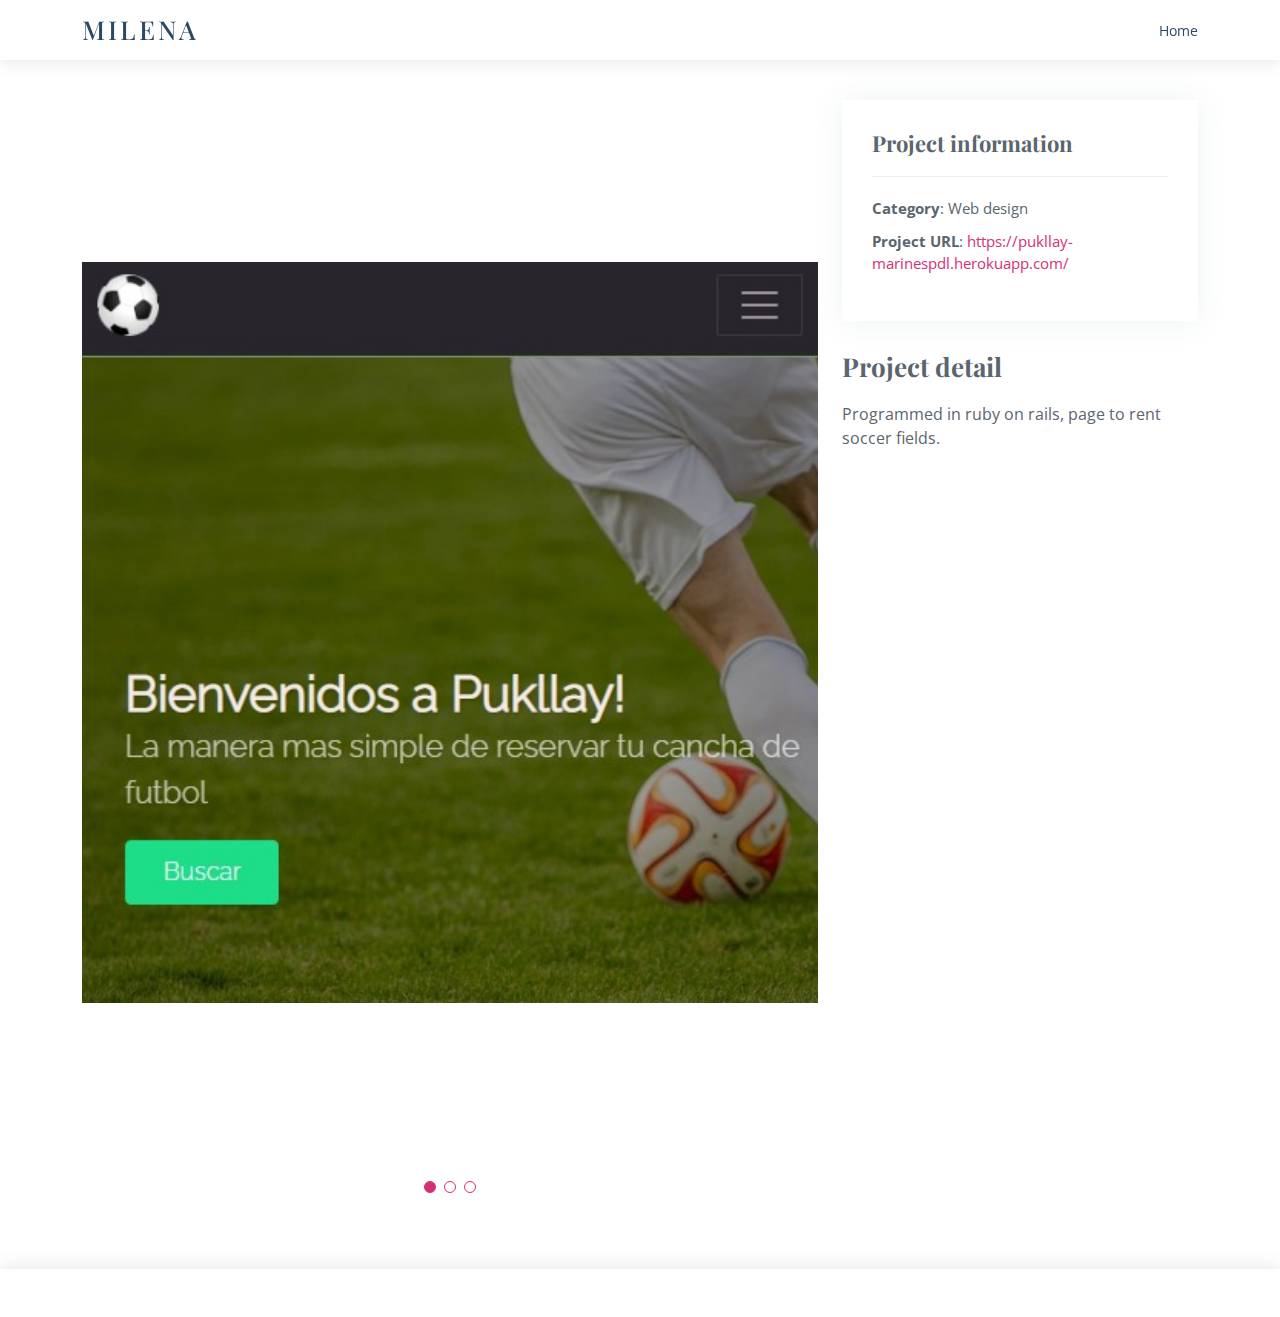
<file: portfolio-details-pukllay.html>
<!DOCTYPE html>
<html lang="en">

<head>
  <meta charset="utf-8">
  <meta content="width=device-width, initial-scale=1.0" name="viewport">

  <title>Milena - Portfolio Details </title>
  <meta content="" name="description">
  <meta content="" name="keywords">

  <!-- Favicons -->
  <link href="assets/img/favicon.png" rel="icon">
  <link href="assets/img/apple-touch-icon.png" rel="apple-touch-icon">

  <!-- Google Fonts -->
  <link href="https://fonts.googleapis.com/css?family=Open+Sans:300,300i,400,400i,600,600i,700,700i|Poppins:300,300i,400,400i,500,500i,600,600i,700,700i|Playfair+Display:400,400i,500,500i,600,600i,700,700i&subset=cyrillic" rel="stylesheet">

  <!-- Vendor CSS Files -->
  <link href="assets/vendor/bootstrap/css/bootstrap.min.css" rel="stylesheet">
  <link href="assets/vendor/bootstrap-icons/bootstrap-icons.css" rel="stylesheet">
  <link href="assets/vendor/boxicons/css/boxicons.min.css" rel="stylesheet">
  <link href="assets/vendor/glightbox/css/glightbox.min.css" rel="stylesheet">
  <link href="assets/vendor/swiper/swiper-bundle.min.css" rel="stylesheet">

  <!-- Template Main CSS File -->
  <link href="assets/css/style.css" rel="stylesheet">

  <!-- =======================================================
  * Template Name: Lonely - v4.7.0
  * Template URL: https://bootstrapmade.com/free-html-bootstrap-template-lonely/
  * Author: BootstrapMade.com
  * License: https://bootstrapmade.com/license/
  ======================================================== -->
</head>

<body>

  <!-- ======= Header ======= -->
  <header id="header" class="d-flex align-items-center">
    <div class="container d-flex align-items-center justify-content-between">

      <div class="logo">
        <h1><a href="index.html">Milena</a></h1>
        <!-- Uncomment below if you prefer to use an image logo -->
        <!-- <a href="index.html"><img src="assets/img/logo.png" alt="" class="img-fluid"></a>-->
      </div>

      <nav id="navbar" class="navbar">
        <ul>
          <li><a class="nav-link scrollto " href="index.html">Home</a></li>
        <i class="bi bi-list mobile-nav-toggle"></i>
      </nav><!-- .navbar -->

    </div>
  </header><!-- End Header -->

  <main id="main">
    <section id="portfolio-details" class="portfolio-details">
      <div class="container">

        <div class="row gy-4">

          <div class="col-lg-8">
            <div class="portfolio-details-slider swiper">
              <div class="swiper-wrapper align-items-center">

                <div class="swiper-slide">
                  <img src="assets/img/portfolio/portfolio-3.jpeg" alt="">
                </div>

                <div class="swiper-slide">
                  <img src="assets/img/portfolio/details-8.jpeg" alt="">
                </div>

                <div class="swiper-slide">
                  <img src="assets/img/portfolio/details-9.jpeg" alt="">
                </div>

              </div>
              <div class="swiper-pagination"></div>
            </div>
          </div>

          <div class="col-lg-4">
            <div class="portfolio-info">
              <h3>Project information</h3>
              <ul>
                <li><strong>Category</strong>: Web design</li>
                <li><strong>Project URL</strong>: <a  target="blank" href="https://pukllay-marinespdl.herokuapp.com/">https://pukllay-marinespdl.herokuapp.com/</a></li>
              </ul>
            </div>
            <div class="portfolio-description">
              <h2>Project 
                detail</h2>
              <p>
                Programmed in ruby ​​on rails,
                page to rent soccer fields.
              </p>
            </div>
          </div>

        </div>

      </div>
    </section><!-- End Portfolio Details Section -->

  </main><!-- End #main -->

  <!-- ======= Footer ======= -->
  <footer id="footer">
    <!-- <div class="container">
      <div class="copyright">
        &copy; Copyright <strong><span>Lonely</span></strong>. All Rights Reserved
      </div>
      <div class="credits"> -->
        <!-- All the links in the footer should remain intact. -->
        <!-- You can delete the links only if you purchased the pro version. -->
        <!-- Licensing information: https://bootstrapmade.com/license/ -->
        <!-- Purchase the pro version with working PHP/AJAX contact form: https://bootstrapmade.com/free-html-bootstrap-template-lonely/ -->
        <!-- Designed by <a href="https://bootstrapmade.com/">BootstrapMade</a> -->
      </div>
    </div>
  </footer><!-- End  Footer -->

  <a href="#" class="back-to-top d-flex align-items-center justify-content-center"><i class="bi bi-arrow-up-short"></i></a>

  <!-- Vendor JS Files -->
  <script src="assets/vendor/purecounter/purecounter.js"></script>
  <script src="assets/vendor/bootstrap/js/bootstrap.bundle.min.js"></script>
  <script src="assets/vendor/glightbox/js/glightbox.min.js"></script>
  <script src="assets/vendor/isotope-layout/isotope.pkgd.min.js"></script>
  <script src="assets/vendor/swiper/swiper-bundle.min.js"></script>
  <script src="assets/vendor/waypoints/noframework.waypoints.js"></script>
  <script src="assets/vendor/php-email-form/validate.js"></script>

  <!-- Template Main JS File -->
  <script src="assets/js/main.js"></script>

</body>

</html>
</file>
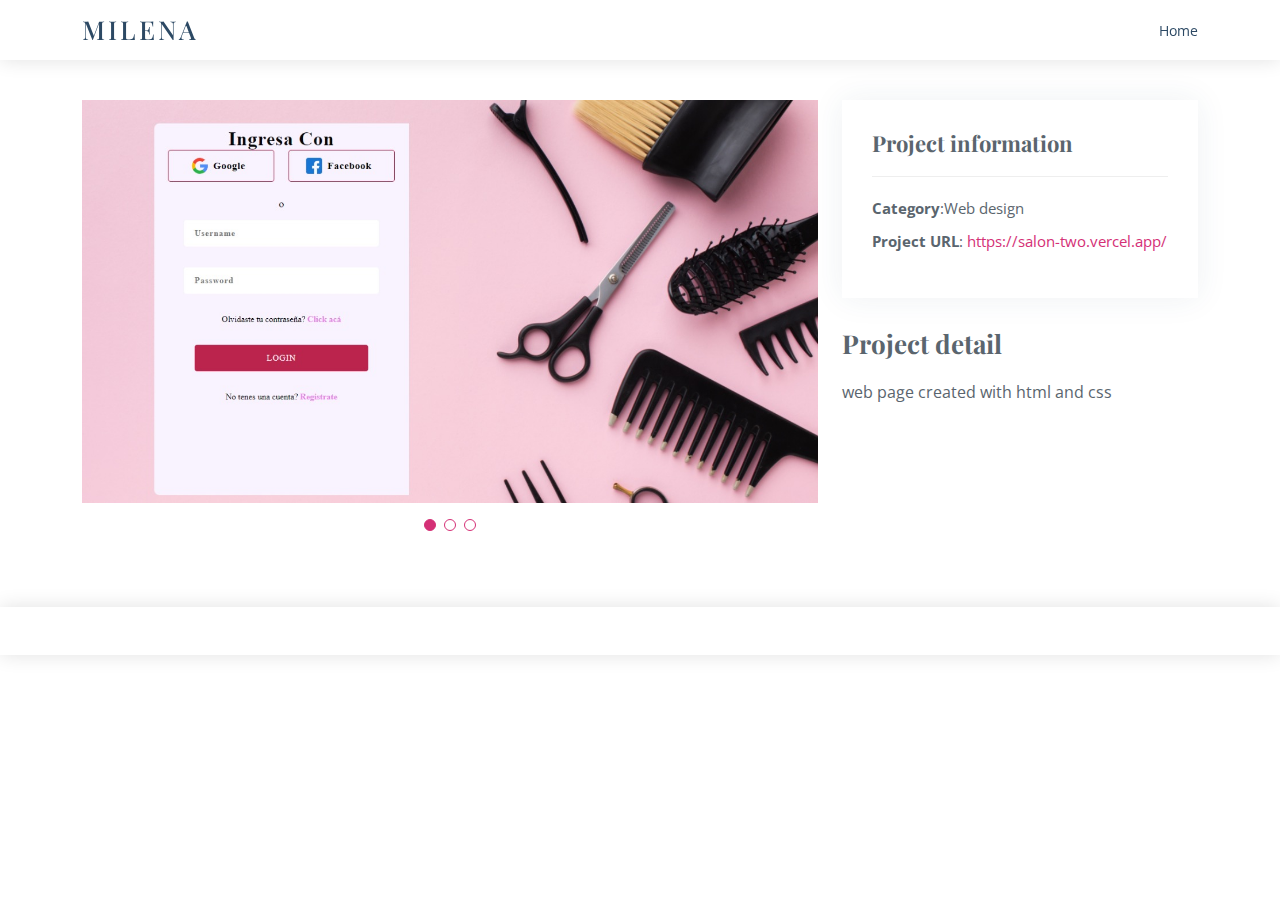
<file: portfolio-details-salon.html>
<!DOCTYPE html>
<html lang="en">

<head>
  <meta charset="utf-8">
  <meta content="width=device-width, initial-scale=1.0" name="viewport">

  <title>Milena - Portfolio Details </title>
  <meta content="" name="description">
  <meta content="" name="keywords">

  <!-- Favicons -->
  <link href="assets/img/favicon.png" rel="icon">
  <link href="assets/img/apple-touch-icon.png" rel="apple-touch-icon">

  <!-- Google Fonts -->
  <link href="https://fonts.googleapis.com/css?family=Open+Sans:300,300i,400,400i,600,600i,700,700i|Poppins:300,300i,400,400i,500,500i,600,600i,700,700i|Playfair+Display:400,400i,500,500i,600,600i,700,700i&subset=cyrillic" rel="stylesheet">

  <!-- Vendor CSS Files -->
  <link href="assets/vendor/bootstrap/css/bootstrap.min.css" rel="stylesheet">
  <link href="assets/vendor/bootstrap-icons/bootstrap-icons.css" rel="stylesheet">
  <link href="assets/vendor/boxicons/css/boxicons.min.css" rel="stylesheet">
  <link href="assets/vendor/glightbox/css/glightbox.min.css" rel="stylesheet">
  <link href="assets/vendor/swiper/swiper-bundle.min.css" rel="stylesheet">

  <!-- Template Main CSS File -->
  <link href="assets/css/style.css" rel="stylesheet">

  <!-- =======================================================
  * Template Name: Lonely - v4.7.0
  * Template URL: https://bootstrapmade.com/free-html-bootstrap-template-lonely/
  * Author: BootstrapMade.com
  * License: https://bootstrapmade.com/license/
  ======================================================== -->
</head>

<body>

  <!-- ======= Header ======= -->
  <header id="header" class="d-flex align-items-center">
    <div class="container d-flex align-items-center justify-content-between">

      <div class="logo">
        <h1><a href="index.html">Milena</a></h1>
        <!-- Uncomment below if you prefer to use an image logo -->
        <!-- <a href="index.html"><img src="assets/img/logo.png" alt="" class="img-fluid"></a>-->
      </div>

      <nav id="navbar" class="navbar">
        <ul>
          <li><a class="nav-link scrollto " href="index.html">Home</a></li>
        <i class="bi bi-list mobile-nav-toggle"></i>
      </nav><!-- .navbar -->

    </div>
  </header><!-- End Header -->

  <main id="main">
    <section id="portfolio-details" class="portfolio-details">
      <div class="container">

        <div class="row gy-4">

          <div class="col-lg-8">
            <div class="portfolio-details-slider swiper">
              <div class="swiper-wrapper align-items-center">

                <div class="swiper-slide">
                  <img src="assets/img/portfolio/details-5.jpeg" alt="">
                </div>

                <div class="swiper-slide">
                  <img src="assets/img/portfolio/details-6.jpeg" alt="">
                </div>

                <div class="swiper-slide">
                  <img src="assets/img/portfolio/details-7.jpeg" alt="">
                </div>

              </div>
              <div class="swiper-pagination"></div>
            </div>
          </div>

          <div class="col-lg-4">
            <div class="portfolio-info">
              <h3>Project information</h3>
              <ul>
                <li><strong>Category</strong>:Web design</li>
                <li><strong>Project URL</strong>: <a  target="blank" href="https://salon-two.vercel.app/">https://salon-two.vercel.app/</a></li>
              </ul>
            </div>
            <div class="portfolio-description">
              <h2>Project 
                detail</h2>
              <p>
                web page created with html and css
              </p>
            </div>
          </div>

        </div>

      </div>
    </section><!-- End Portfolio Details Section -->

  </main><!-- End #main -->

  <!-- ======= Footer ======= -->
  <footer id="footer">
    <!-- <div class="container">
      <div class="copyright">
        &copy; Copyright <strong><span>Lonely</span></strong>. All Rights Reserved
      </div>
      <div class="credits"> -->
        <!-- All the links in the footer should remain intact. -->
        <!-- You can delete the links only if you purchased the pro version. -->
        <!-- Licensing information: https://bootstrapmade.com/license/ -->
        <!-- Purchase the pro version with working PHP/AJAX contact form: https://bootstrapmade.com/free-html-bootstrap-template-lonely/ -->
        <!-- Designed by <a href="https://bootstrapmade.com/">BootstrapMade</a> -->
      </div>
    </div>
  </footer><!-- End  Footer -->

  <a href="#" class="back-to-top d-flex align-items-center justify-content-center"><i class="bi bi-arrow-up-short"></i></a>

  <!-- Vendor JS Files -->
  <script src="assets/vendor/purecounter/purecounter.js"></script>
  <script src="assets/vendor/bootstrap/js/bootstrap.bundle.min.js"></script>
  <script src="assets/vendor/glightbox/js/glightbox.min.js"></script>
  <script src="assets/vendor/isotope-layout/isotope.pkgd.min.js"></script>
  <script src="assets/vendor/swiper/swiper-bundle.min.js"></script>
  <script src="assets/vendor/waypoints/noframework.waypoints.js"></script>
  <script src="assets/vendor/php-email-form/validate.js"></script>

  <!-- Template Main JS File -->
  <script src="assets/js/main.js"></script>

</body>

</html>
</file>
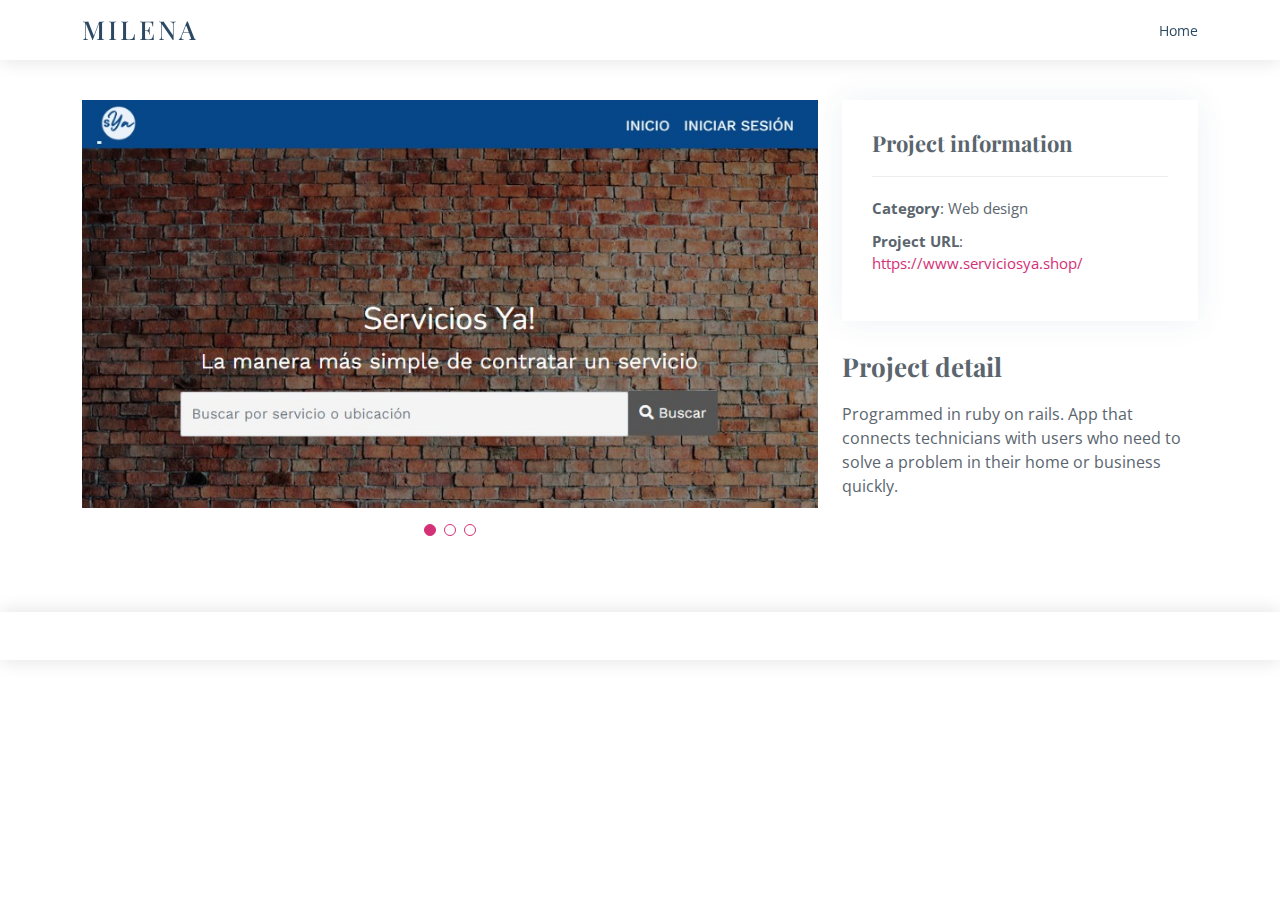
<file: portfolio-details-serviciosya.html>
<!DOCTYPE html>
<html lang="en">

<head>
  <meta charset="utf-8">
  <meta content="width=device-width, initial-scale=1.0" name="viewport">

  <title>Milena - Portfolio Details </title>
  <meta content="" name="description">
  <meta content="" name="keywords">

  <!-- Favicons -->
  <link href="assets/img/favicon.png" rel="icon">
  <link href="assets/img/apple-touch-icon.png" rel="apple-touch-icon">

  <!-- Google Fonts -->
  <link href="https://fonts.googleapis.com/css?family=Open+Sans:300,300i,400,400i,600,600i,700,700i|Poppins:300,300i,400,400i,500,500i,600,600i,700,700i|Playfair+Display:400,400i,500,500i,600,600i,700,700i&subset=cyrillic" rel="stylesheet">

  <!-- Vendor CSS Files -->
  <link href="assets/vendor/bootstrap/css/bootstrap.min.css" rel="stylesheet">
  <link href="assets/vendor/bootstrap-icons/bootstrap-icons.css" rel="stylesheet">
  <link href="assets/vendor/boxicons/css/boxicons.min.css" rel="stylesheet">
  <link href="assets/vendor/glightbox/css/glightbox.min.css" rel="stylesheet">
  <link href="assets/vendor/swiper/swiper-bundle.min.css" rel="stylesheet">

  <!-- Template Main CSS File -->
  <link href="assets/css/style.css" rel="stylesheet">

  <!-- =======================================================
  * Template Name: Lonely - v4.7.0
  * Template URL: https://bootstrapmade.com/free-html-bootstrap-template-lonely/
  * Author: BootstrapMade.com
  * License: https://bootstrapmade.com/license/
  ======================================================== -->
</head>

<body>

  <!-- ======= Header ======= -->
  <header id="header" class="d-flex align-items-center">
    <div class="container d-flex align-items-center justify-content-between">

      <div class="logo">
        <h1><a href="index.html">Milena</a></h1>
        <!-- Uncomment below if you prefer to use an image logo -->
        <!-- <a href="index.html"><img src="assets/img/logo.png" alt="" class="img-fluid"></a>-->
      </div>

      <nav id="navbar" class="navbar">
        <ul>
          <li><a class="nav-link scrollto " href="index.html">Home</a></li>
        <i class="bi bi-list mobile-nav-toggle"></i>
      </nav><!-- .navbar -->

    </div>
  </header><!-- End Header -->

  <main id="main">
    <section id="portfolio-details" class="portfolio-details">
      <div class="container">

        <div class="row gy-4">

          <div class="col-lg-8">
            <div class="portfolio-details-slider swiper">
              <div class="swiper-wrapper align-items-center">

                <div class="swiper-slide">
                  <img src="assets/img/portfolio/portfolio-1.jpeg" alt="">
                </div>

                <div class="swiper-slide">
                  <img src="assets/img/portfolio/details.jpeg" alt="">
                </div>

                <div class="swiper-slide">
                  <img src="assets/img/portfolio/details-2.jpeg" alt="">
                </div>

              </div>
              <div class="swiper-pagination"></div>
            </div>
          </div>

          <div class="col-lg-4">
            <div class="portfolio-info">
              <h3>Project information</h3>
              <ul>
                <li><strong>Category</strong>: Web design</li>
                <li><strong>Project URL</strong>: <a   target="blank" href="https://www.serviciosya.shop/">https://www.serviciosya.shop/</a></li>
              </ul>
            </div>
            <div class="portfolio-description">
              <h2>Project 
                detail</h2>
              <p>
                Programmed in ruby ​​on rails.
App that connects technicians with users who need to solve a problem in their home or business quickly.
              </p>
            </div>
          </div>

        </div>

      </div>
    </section><!-- End Portfolio Details Section -->

  </main><!-- End #main -->

  <!-- ======= Footer ======= -->
  <footer id="footer">
    <!-- <div class="container">
      <div class="copyright">
        &copy; Copyright <strong><span>Lonely</span></strong>. All Rights Reserved
      </div>
      <div class="credits"> -->
        <!-- All the links in the footer should remain intact. -->
        <!-- You can delete the links only if you purchased the pro version. -->
        <!-- Licensing information: https://bootstrapmade.com/license/ -->
        <!-- Purchase the pro version with working PHP/AJAX contact form: https://bootstrapmade.com/free-html-bootstrap-template-lonely/ -->
        <!-- Designed by <a href="https://bootstrapmade.com/">BootstrapMade</a> -->
      </div>
    </div>
  </footer><!-- End  Footer -->

  <a href="#" class="back-to-top d-flex align-items-center justify-content-center"><i class="bi bi-arrow-up-short"></i></a>

  <!-- Vendor JS Files -->
  <script src="assets/vendor/purecounter/purecounter.js"></script>
  <script src="assets/vendor/bootstrap/js/bootstrap.bundle.min.js"></script>
  <script src="assets/vendor/glightbox/js/glightbox.min.js"></script>
  <script src="assets/vendor/isotope-layout/isotope.pkgd.min.js"></script>
  <script src="assets/vendor/swiper/swiper-bundle.min.js"></script>
  <script src="assets/vendor/waypoints/noframework.waypoints.js"></script>
  <script src="assets/vendor/php-email-form/validate.js"></script>

  <!-- Template Main JS File -->
  <script src="assets/js/main.js"></script>

</body>

</html>
</file>
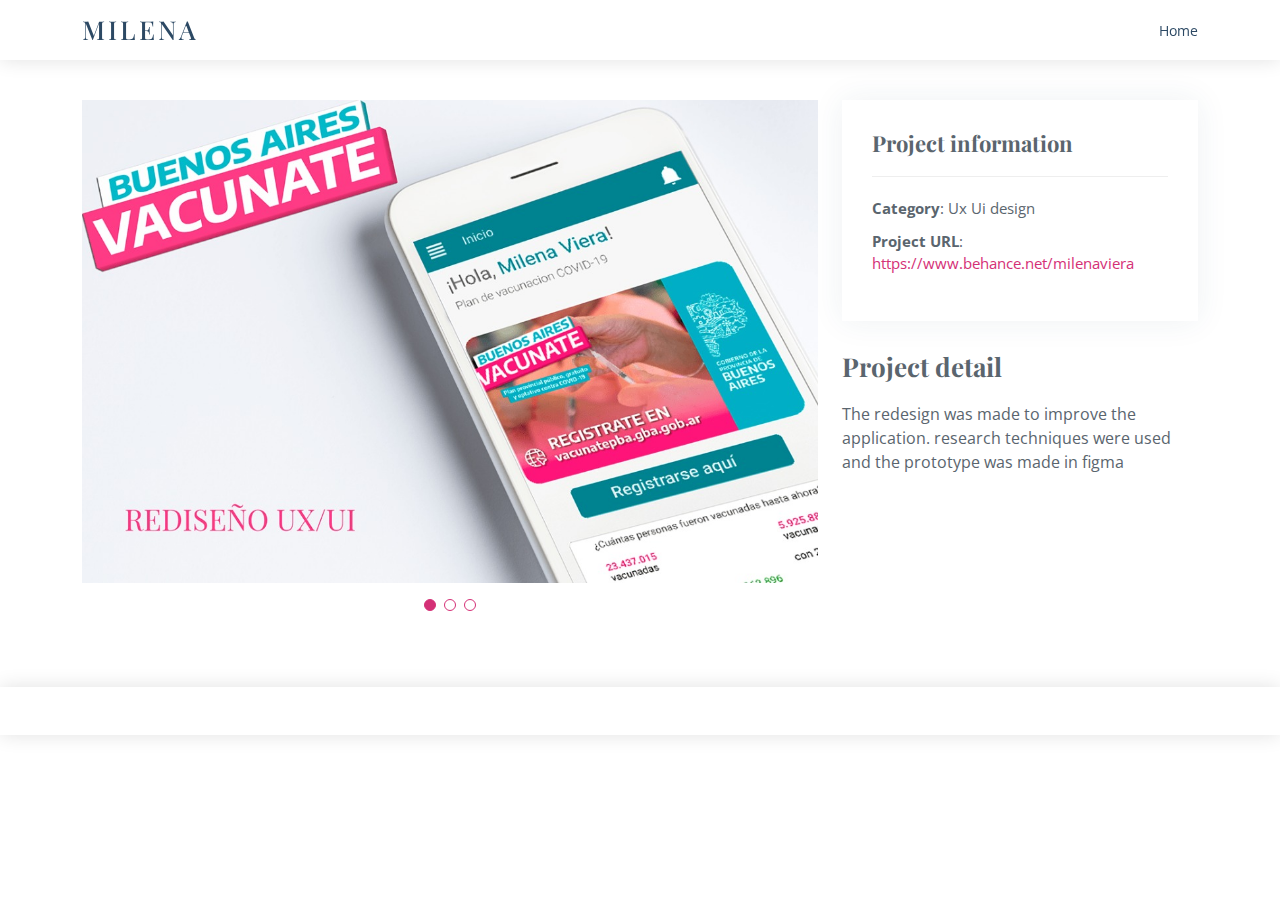
<file: portfolio-details-vacunate.html>
<!DOCTYPE html>
<html lang="en">

<head>
  <meta charset="utf-8">
  <meta content="width=device-width, initial-scale=1.0" name="viewport">

  <title>Milena - Portfolio Details </title>
  <meta content="" name="description">
  <meta content="" name="keywords">

  <!-- Favicons -->
  <link href="assets/img/favicon.png" rel="icon">
  <link href="assets/img/apple-touch-icon.png" rel="apple-touch-icon">

  <!-- Google Fonts -->
  <link href="https://fonts.googleapis.com/css?family=Open+Sans:300,300i,400,400i,600,600i,700,700i|Poppins:300,300i,400,400i,500,500i,600,600i,700,700i|Playfair+Display:400,400i,500,500i,600,600i,700,700i&subset=cyrillic" rel="stylesheet">

  <!-- Vendor CSS Files -->
  <link href="assets/vendor/bootstrap/css/bootstrap.min.css" rel="stylesheet">
  <link href="assets/vendor/bootstrap-icons/bootstrap-icons.css" rel="stylesheet">
  <link href="assets/vendor/boxicons/css/boxicons.min.css" rel="stylesheet">
  <link href="assets/vendor/glightbox/css/glightbox.min.css" rel="stylesheet">
  <link href="assets/vendor/swiper/swiper-bundle.min.css" rel="stylesheet">

  <!-- Template Main CSS File -->
  <link href="assets/css/style.css" rel="stylesheet">

  <!-- =======================================================
  * Template Name: Lonely - v4.7.0
  * Template URL: https://bootstrapmade.com/free-html-bootstrap-template-lonely/
  * Author: BootstrapMade.com
  * License: https://bootstrapmade.com/license/
  ======================================================== -->
</head>

<body>

  <!-- ======= Header ======= -->
  <header id="header" class="d-flex align-items-center">
    <div class="container d-flex align-items-center justify-content-between">

      <div class="logo">
        <h1><a href="index.html">Milena</a></h1>
        <!-- Uncomment below if you prefer to use an image logo -->
        <!-- <a href="index.html"><img src="assets/img/logo.png" alt="" class="img-fluid"></a>-->
      </div>

      <nav id="navbar" class="navbar">
        <ul>
          <li><a class="nav-link scrollto " href="index.html">Home</a></li>
        <i class="bi bi-list mobile-nav-toggle"></i>
      </nav><!-- .navbar -->

    </div>
  </header><!-- End Header -->

  <main id="main">
    <section id="portfolio-details" class="portfolio-details">
      <div class="container">

        <div class="row gy-4">

          <div class="col-lg-8">
            <div class="portfolio-details-slider swiper">
              <div class="swiper-wrapper align-items-center">

                <div class="swiper-slide">
                  <img src="assets/img/portfolio/portfolio-2.jpeg" alt="">
                </div>

                <div class="swiper-slide">
                  <img src="assets/img/portfolio/details-3.jpeg" alt="">
                </div>

                <div class="swiper-slide">
                  <img src="assets/img/portfolio/details-4.jpeg" alt="">
                </div>

              </div>
              <div class="swiper-pagination"></div>
            </div>
          </div>

          <div class="col-lg-4">
            <div class="portfolio-info">
              <h3>Project information</h3>
              <ul>
                <li><strong>Category</strong>: Ux Ui design</li>
                <li><strong>Project URL</strong>: <a  target="blank" href="https://www.behance.net/gallery/126959333/Vacunate-PBA-Rediseno-UXUI/modules/720376957">https://www.behance.net/milenaviera</a></li>
              </ul>
            </div>
            <div class="portfolio-description">
              <h2>Project 
                detail</h2>
              <p>
                The redesign was made to improve the application.
                research techniques were used and the prototype was made in figma
              </p>
            </div>
          </div>

        </div>

      </div>
    </section><!-- End Portfolio Details Section -->

  </main><!-- End #main -->

  <!-- ======= Footer ======= -->
  <footer id="footer">
    <!-- <div class="container">
      <div class="copyright">
        &copy; Copyright <strong><span>Lonely</span></strong>. All Rights Reserved
      </div>
      <div class="credits"> -->
        <!-- All the links in the footer should remain intact. -->
        <!-- You can delete the links only if you purchased the pro version. -->
        <!-- Licensing information: https://bootstrapmade.com/license/ -->
        <!-- Purchase the pro version with working PHP/AJAX contact form: https://bootstrapmade.com/free-html-bootstrap-template-lonely/ -->
        <!-- Designed by <a href="https://bootstrapmade.com/">BootstrapMade</a> -->
      </div>
    </div>
  </footer><!-- End  Footer -->

  <a href="#" class="back-to-top d-flex align-items-center justify-content-center"><i class="bi bi-arrow-up-short"></i></a>

  <!-- Vendor JS Files -->
  <script src="assets/vendor/purecounter/purecounter.js"></script>
  <script src="assets/vendor/bootstrap/js/bootstrap.bundle.min.js"></script>
  <script src="assets/vendor/glightbox/js/glightbox.min.js"></script>
  <script src="assets/vendor/isotope-layout/isotope.pkgd.min.js"></script>
  <script src="assets/vendor/swiper/swiper-bundle.min.js"></script>
  <script src="assets/vendor/waypoints/noframework.waypoints.js"></script>
  <script src="assets/vendor/php-email-form/validate.js"></script>

  <!-- Template Main JS File -->
  <script src="assets/js/main.js"></script>

</body>

</html>
</file>
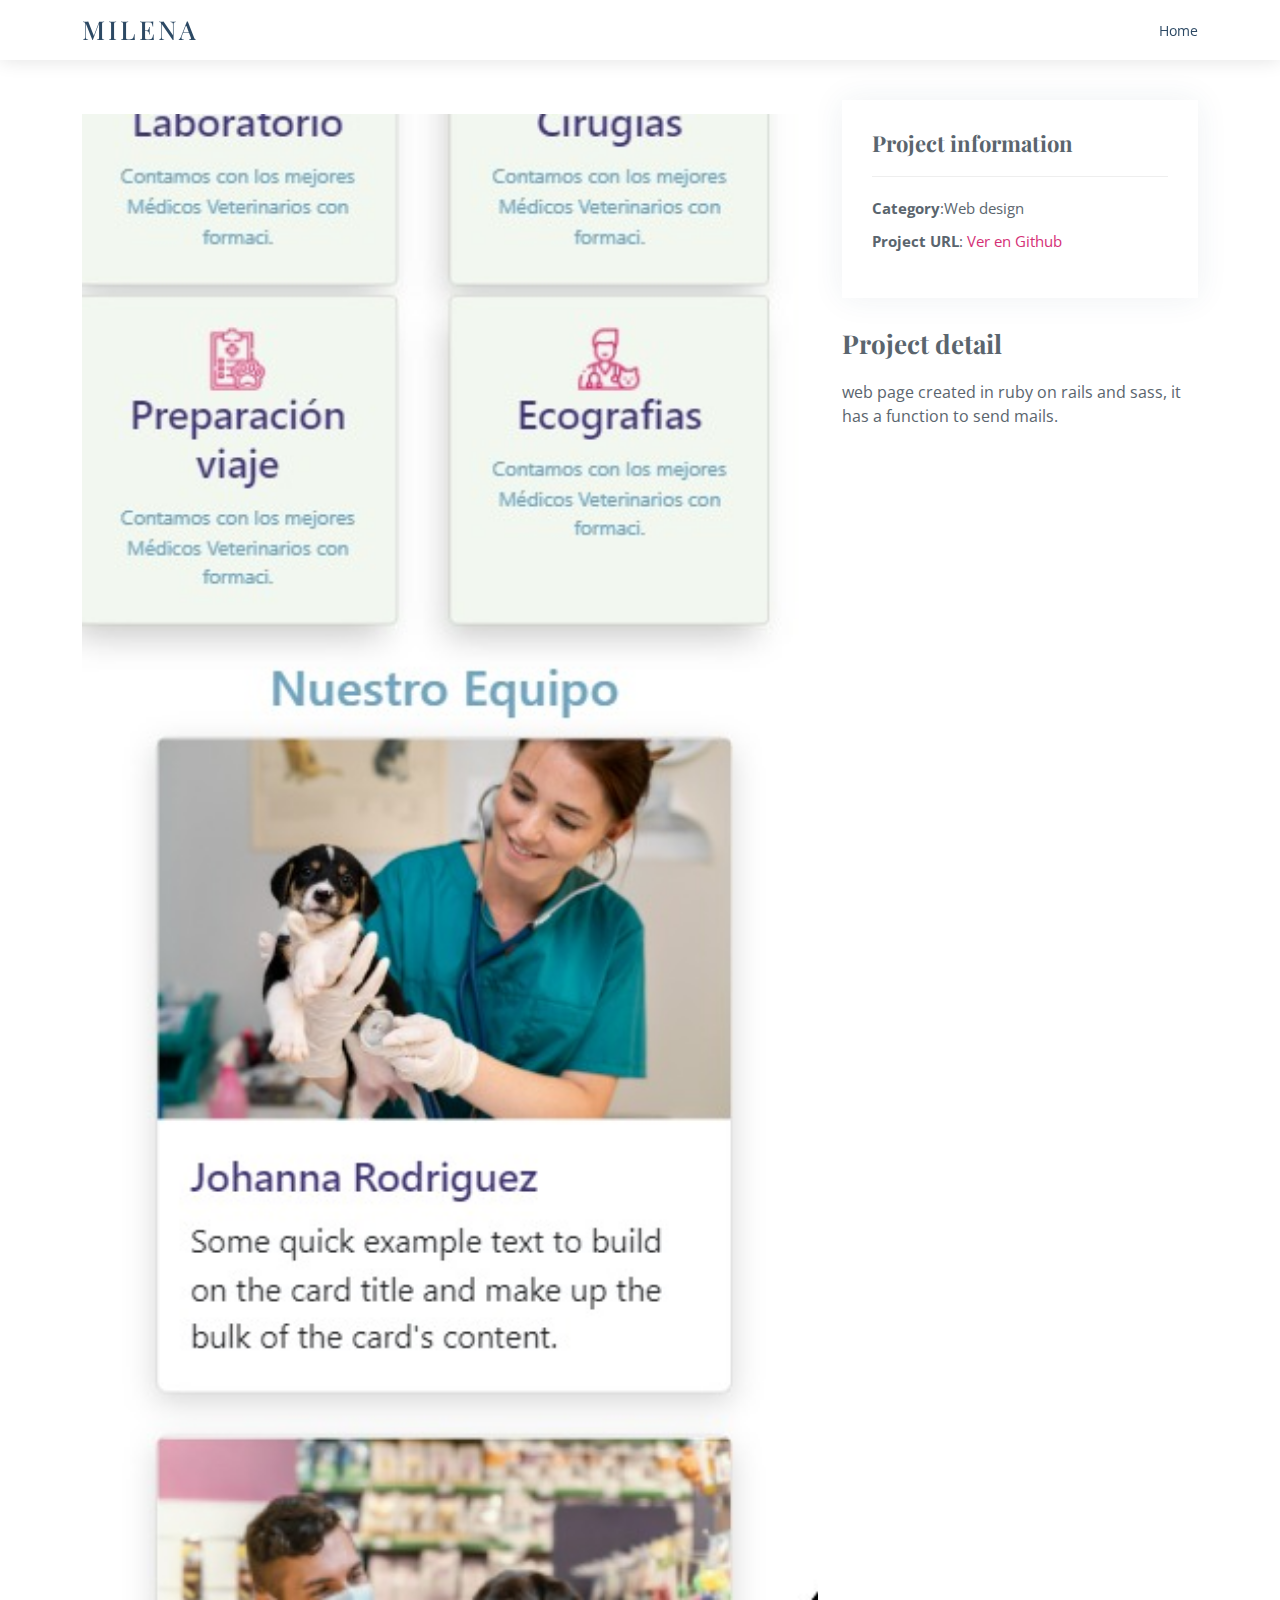
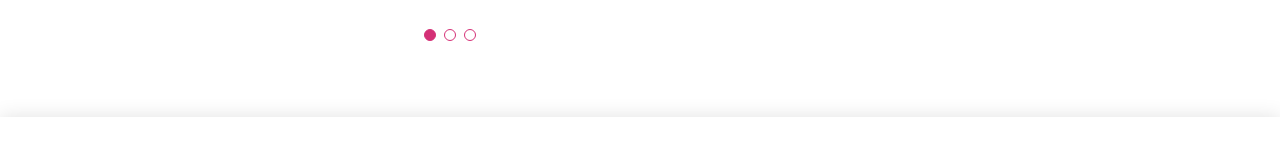
<file: portfolio-details-veterinaria.html>
<!DOCTYPE html>
<html lang="en">

<head>
  <meta charset="utf-8">
  <meta content="width=device-width, initial-scale=1.0" name="viewport">

  <title>Milena - Portfolio Details </title>
  <meta content="" name="description">
  <meta content="" name="keywords">

  <!-- Favicons -->
  <link href="assets/img/favicon.png" rel="icon">
  <link href="assets/img/apple-touch-icon.png" rel="apple-touch-icon">

  <!-- Google Fonts -->
  <link href="https://fonts.googleapis.com/css?family=Open+Sans:300,300i,400,400i,600,600i,700,700i|Poppins:300,300i,400,400i,500,500i,600,600i,700,700i|Playfair+Display:400,400i,500,500i,600,600i,700,700i&subset=cyrillic" rel="stylesheet">

  <!-- Vendor CSS Files -->
  <link href="assets/vendor/bootstrap/css/bootstrap.min.css" rel="stylesheet">
  <link href="assets/vendor/bootstrap-icons/bootstrap-icons.css" rel="stylesheet">
  <link href="assets/vendor/boxicons/css/boxicons.min.css" rel="stylesheet">
  <link href="assets/vendor/glightbox/css/glightbox.min.css" rel="stylesheet">
  <link href="assets/vendor/swiper/swiper-bundle.min.css" rel="stylesheet">

  <!-- Template Main CSS File -->
  <link href="assets/css/style.css" rel="stylesheet">

  <!-- =======================================================
  * Template Name: Lonely - v4.7.0
  * Template URL: https://bootstrapmade.com/free-html-bootstrap-template-lonely/
  * Author: BootstrapMade.com
  * License: https://bootstrapmade.com/license/
  ======================================================== -->
</head>

<body>

  <!-- ======= Header ======= -->
  <header id="header" class="d-flex align-items-center">
    <div class="container d-flex align-items-center justify-content-between">

      <div class="logo">
        <h1><a href="index.html">Milena</a></h1>
        <!-- Uncomment below if you prefer to use an image logo -->
        <!-- <a href="index.html"><img src="assets/img/logo.png" alt="" class="img-fluid"></a>-->
      </div>

      <nav id="navbar" class="navbar">
        <ul>
          <li><a class="nav-link scrollto " href="index.html">Home</a></li>
        <i class="bi bi-list mobile-nav-toggle"></i>
      </nav><!-- .navbar -->

    </div>
  </header><!-- End Header -->

  <main id="main">
    <section id="portfolio-details" class="portfolio-details">
      <div class="container">

        <div class="row gy-4">

          <div class="col-lg-8">
            <div class="portfolio-details-slider swiper">
              <div class="swiper-wrapper align-items-center">

                <div class="swiper-slide">
                  <img src="assets/img/portfolio/details-14.jpeg" alt="imagen web" >
                </div>

                <div class="swiper-slide">
                  <img src="assets/img/portfolio/details-12.jpeg" alt="imagen web" >
                </div>

                <div class="swiper-slide">
                  <img src="assets/img/portfolio/details-13.jpeg" alt="" >
                </div>

              </div>
              <div class="swiper-pagination"></div>
            </div>
          </div>

          <div class="col-lg-4">
            <div class="portfolio-info">
              <h3>Project information</h3>
              <ul>
                <li><strong>Category</strong>:Web design</li>
                <li><strong>Project URL</strong>: <a  target="blank" href="https://github.com/MilenaViera/veterinaria">Ver en Github</a></li>
              </ul>
            </div>
            <div class="portfolio-description">
              <h2>Project 
                detail</h2>
              <p>
                web page created in ruby ​​on rails and sass, it has a function to send mails.
              </p>
            </div>
          </div>

        </div>

      </div>
    </section><!-- End Portfolio Details Section -->

  </main><!-- End #main -->

  <!-- ======= Footer ======= -->
  <footer id="footer">
    <!-- <div class="container">
      <div class="copyright">
        &copy; Copyright <strong><span>Lonely</span></strong>. All Rights Reserved
      </div>
      <div class="credits"> -->
        <!-- All the links in the footer should remain intact. -->
        <!-- You can delete the links only if you purchased the pro version. -->
        <!-- Licensing information: https://bootstrapmade.com/license/ -->
        <!-- Purchase the pro version with working PHP/AJAX contact form: https://bootstrapmade.com/free-html-bootstrap-template-lonely/ -->
        <!-- Designed by <a href="https://bootstrapmade.com/">BootstrapMade</a> -->
      </div>
    </div>
  </footer><!-- End  Footer -->

  <a href="#" class="back-to-top d-flex align-items-center justify-content-center"><i class="bi bi-arrow-up-short"></i></a>

  <!-- Vendor JS Files -->
  <script src="assets/vendor/purecounter/purecounter.js"></script>
  <script src="assets/vendor/bootstrap/js/bootstrap.bundle.min.js"></script>
  <script src="assets/vendor/glightbox/js/glightbox.min.js"></script>
  <script src="assets/vendor/isotope-layout/isotope.pkgd.min.js"></script>
  <script src="assets/vendor/swiper/swiper-bundle.min.js"></script>
  <script src="assets/vendor/waypoints/noframework.waypoints.js"></script>
  <script src="assets/vendor/php-email-form/validate.js"></script>

  <!-- Template Main JS File -->
  <script src="assets/js/main.js"></script>

</body>

</html>
</file>
<file: assets/css/style.css>
/**
* Template Name: Lonely - v4.7.0
* Template URL: https://bootstrapmade.com/free-html-bootstrap-template-lonely/
* Author: BootstrapMade.com
* License: https://bootstrapmade.com/license/
*/

/*--------------------------------------------------------------
# General
--------------------------------------------------------------*/
body {
  font-family: "Open Sans", sans-serif;
  color: #5a656e;
}

a {
  color: #d43076;
  text-decoration: none;
}

a:hover {
  color: #dd5a92;
  text-decoration: none;
}

h1, h2, h3, h4, h5, h6 {
  font-family: "Playfair Display", serif;
}

/*--------------------------------------------------------------
# Back to top button
--------------------------------------------------------------*/
.back-to-top {
  position: fixed;
  visibility: hidden;
  opacity: 0;
  right: 15px;
  bottom: 15px;
  z-index: 9999;
  background: #345676;
  width: 40px;
  height: 40px;
  border-radius: 50px;
  transition: all 0.4s;
}
.back-to-top i {
  font-size: 24px;
  color: #fff;
  line-height: 0;
}
.back-to-top:hover {
  background: #db528c;
  color: #fff;
}
.back-to-top.active {
  visibility: visible;
  opacity: 1;
}

/*--------------------------------------------------------------
# Header
--------------------------------------------------------------*/
#header {
  transition: all 0.5s;
  z-index: 997;
  transition: all 0.5s;
  height: 60px;
  background: #fff;
  box-shadow: 0px 0px 20px 0px rgba(0, 0, 0, 0.12);
}
#header .logo h1 {
  font-size: 26px;
  margin: 0;
  padding: 6px 0;
  line-height: 1;
  font-weight: 500;
  letter-spacing: 3px;
  text-transform: uppercase;
}
#header .logo h1 a, #header .logo h1 a:hover {
  color: #2c4964;
  text-decoration: none;
}
#header .logo img {
  padding: 0;
  margin: 0;
  max-height: 40px;
}

.scrolled-offset {
  margin-top: 60px;
}

/*--------------------------------------------------------------
# Navigation Menu
--------------------------------------------------------------*/
/**
* Desktop Navigation 
*/
.navbar {
  padding: 0;
}
.navbar ul {
  margin: 0;
  padding: 0;
  display: flex;
  list-style: none;
  align-items: center;
}
.navbar li {
  position: relative;
}
.navbar a, .navbar a:focus {
  display: flex;
  align-items: center;
  justify-content: space-between;
  padding: 10px 0 10px 30px;
  font-size: 14px;
  color: #2c4964;
  white-space: nowrap;
  transition: 0.3s;
}
.navbar a i, .navbar a:focus i {
  font-size: 12px;
  line-height: 0;
  margin-left: 5px;
}
.navbar a:hover, .navbar .active, .navbar .active:focus, .navbar li:hover > a {
  color: #d43076;
}
.navbar .dropdown ul {
  display: block;
  position: absolute;
  left: 14px;
  top: 100%;
  margin: 0;
  padding: 10px 0;
  z-index: 99;
  opacity: 0;
  visibility: hidden;
  background: #fff;
  box-shadow: 0px 0px 30px rgba(127, 137, 161, 0.25);
  transition: 0.3s;
  border-radius: 4px;
}
.navbar .dropdown ul li {
  min-width: 200px;
}
.navbar .dropdown ul a {
  padding: 10px 20px;
  text-transform: none;
}
.navbar .dropdown ul a i {
  font-size: 12px;
}
.navbar .dropdown ul a:hover, .navbar .dropdown ul .active:hover, .navbar .dropdown ul li:hover > a {
  color: #d43076;
}
.navbar .dropdown:hover > ul {
  opacity: 1;
  visibility: visible;
}
.navbar .dropdown .dropdown ul {
  top: 0;
  left: calc(100% - 30px);
  visibility: hidden;
}
.navbar .dropdown .dropdown:hover > ul {
  opacity: 1;
  top: 0;
  left: 100%;
  visibility: visible;
}
@media (max-width: 1366px) {
  .navbar .dropdown .dropdown ul {
    left: -90%;
  }
  .navbar .dropdown .dropdown:hover > ul {
    left: -100%;
  }
}

/**
* Mobile Navigation 
*/
.mobile-nav-toggle {
  color: #2c4964;
  font-size: 28px;
  cursor: pointer;
  display: none;
  line-height: 0;
  transition: 0.5s;
}
.mobile-nav-toggle.bi-x {
  color: #fff;
}

@media (max-width: 991px) {
  .mobile-nav-toggle {
    display: block;
  }

  .navbar ul {
    display: none;
  }
}
.navbar-mobile {
  position: fixed;
  overflow: hidden;
  top: 0;
  right: 0;
  left: 0;
  bottom: 0;
  background: rgba(13, 21, 29, 0.6);
  transition: 0.3s;
  z-index: 998;
}
.navbar-mobile .mobile-nav-toggle {
  position: absolute;
  top: 15px;
  right: 15px;
}
.navbar-mobile ul {
  display: block;
  position: absolute;
  top: 55px;
  right: 15px;
  bottom: 15px;
  left: 15px;
  padding: 10px 0;
  border-radius: 10px;
  background-color: #fff;
  overflow-y: auto;
  transition: 0.3s;
}
.navbar-mobile a, .navbar-mobile a:focus {
  padding: 10px 20px;
  font-size: 15px;
  color: #2c4964;
}
.navbar-mobile a:hover, .navbar-mobile .active, .navbar-mobile li:hover > a {
  color: #d43076;
}
.navbar-mobile .getstarted, .navbar-mobile .getstarted:focus {
  margin: 15px;
}
.navbar-mobile .dropdown ul {
  position: static;
  display: none;
  margin: 10px 20px;
  padding: 10px 0;
  z-index: 99;
  opacity: 1;
  visibility: visible;
  background: #fff;
  box-shadow: 0px 0px 30px rgba(127, 137, 161, 0.25);
}
.navbar-mobile .dropdown ul li {
  min-width: 200px;
}
.navbar-mobile .dropdown ul a {
  padding: 10px 20px;
}
.navbar-mobile .dropdown ul a i {
  font-size: 12px;
}
.navbar-mobile .dropdown ul a:hover, .navbar-mobile .dropdown ul .active:hover, .navbar-mobile .dropdown ul li:hover > a {
  color: #d43076;
}
.navbar-mobile .dropdown > .dropdown-active {
  display: block;
}

/*--------------------------------------------------------------
# Hero Section
--------------------------------------------------------------*/
#hero {
  width: 100%;
  height: 75vh;
  background: url("../img/hero-bg.jpg") top center;
  background-size: cover;
  padding: 0 15px;
}
#hero h1 {
  margin: 0 0 10px 0;
  font-size: 48px;
  font-weight: 700;
  line-height: 56px;
  color: rgb(0, 0, 0);
}
#hero h2 {
  color: rgb(0, 0, 0);
  margin-bottom: 10px;
  font-size: 24px;
  font-weight: 300;
  font-family: "Poppins", sans-serif;
}
#hero .btn-get-started {
  font-size: 64px;
  transition: 0.5s;
  color: #345676;
  height: 60px;
}
#hero .btn-get-started:hover {
  padding-top: 10px;
  color: #d43076;
}
@media (min-width: 1024px) {
  #hero {
    background-attachment: fixed;
  }
}
@media (max-width: 768px) {
  #hero h1 {
    font-size: 28px;
    line-height: 36px;
  }
  #hero h2 {
    font-size: 18px;
    line-height: 24px;
    margin-bottom: 30px;
  }
}

/*--------------------------------------------------------------
# Sections General
--------------------------------------------------------------*/
section {
  padding: 60px 0;
}

.section-bg {
  background: linear-gradient(180deg, #f2f6f9 0%, #fff 100%);
}

.section-title {
  padding-bottom: 30px;
}
.section-title h2 {
  font-size: 32px;
  font-weight: bold;
  margin-bottom: 15px;
  padding-bottom: 15px;
  position: relative;
  color: #345676;
}
.section-title h2::after {
  content: "";
  position: absolute;
  display: block;
  width: 50px;
  height: 3px;
  background: #d43076;
  bottom: 0;
  left: 0;
}
.section-title p {
  margin-bottom: 0;
}

/*--------------------------------------------------------------
# Breadcrumbs
--------------------------------------------------------------*/
.breadcrumbs {
  padding: 15px 0;
  background-color: #fcf2f7;
  min-height: 40px;
}
.breadcrumbs h2 {
  font-size: 24px;
  font-weight: 300;
}
.breadcrumbs ol {
  display: flex;
  flex-wrap: wrap;
  list-style: none;
  padding: 0;
  margin: 0;
  font-size: 14px;
}
.breadcrumbs ol li + li {
  padding-left: 10px;
}
.breadcrumbs ol li + li::before {
  display: inline-block;
  padding-right: 10px;
  color: #6c757d;
  content: "/";
}
@media (max-width: 768px) {
  .breadcrumbs .d-flex {
    display: block !important;
  }
  .breadcrumbs ol {
    display: block;
  }
  .breadcrumbs ol li {
    display: inline-block;
  }
}

/*--------------------------------------------------------------
# About
--------------------------------------------------------------*/
.no-gutters{
  display: flex;
  justify-content: space-around;
}
.foto-perfil{
  width: 350px;
}
.foto-perfil img{
  width: 100%;
}
.about .content {
  padding: 30px 0;
}
.about .content h3 {
  font-weight: 500;
  font-size: 34px;
  color: #2c4964;
}
.about .content p {
  margin-bottom: 0;
}
.about .content .count-box {
  padding: 20px 0;
  width: 100%;
}
.about .content .count-box i {
  display: block;
  font-size: 36px;
  color: #eeafca;
  float: left;
  line-height: 0;
}
.about .content .count-box span {
  font-size: 36px;
  line-height: 20px;
  display: block;
  font-weight: 700;
  color: #2c4964;
  margin-left: 50px;
  font-family: "Playfair Display", serif;
}
.about .content .count-box p {
  padding: 15px 0 0 0;
  margin: 0 0 0 50px;
  font-family: "Playfair Display", serif;
  font-size: 14px;
  color: #437099;
}
.about .content .count-box a {
  font-weight: 600;
  display: block;
  margin-top: 20px;
  color: #437099;
  font-size: 15px;
  font-family: "Poppins", sans-serif;
  transition: ease-in-out 0.3s;
}
.about .content .count-box a:hover {
  color: #6b96be;
}
.about .image {
  background: url("../img/me.jpg") center center no-repeat;
  background-size: cover;
  min-height: 400px;
}
@media (max-width: 991px) {
  .about .image {
    text-align: center;
  }
  .about .image img {
    max-width: 80%;
  }
}
@media (max-width: 667px) {
  .about .image img {
    max-width: 100%;
  }
}

/*--------------------------------------------------------------
# Skills
--------------------------------------------------------------*/
.skills .progress {
  height: 50px;
  display: block;
  background: none;
}
.skills .progress .skill {
  padding: 10px 0;
  margin: 0 0 6px 0;
  text-transform: uppercase;
  display: block;
  font-weight: 600;
  font-family: "Poppins", sans-serif;
  color: #2c4964;
}
.skills .progress .skill .val {
  float: right;
  font-style: normal;
}
.skills .progress-bar-wrap {
  background: #fbeaf1;
}
.skills .progress-bar {
  width: 1px;
  height: 10px;
  transition: 0.9s;
  background-color: #dd5a92;
}

/*--------------------------------------------------------------
# Resume
--------------------------------------------------------------*/
.resume .resume-title {
  font-size: 26px;
  font-weight: 500;
  margin-top: 20px;
  margin-bottom: 20px;
  color: #4b7dab;
  font-family: "Poppins", sans-serif;
}
.resume .resume-item {
  padding: 0 0 20px 20px;
  margin-top: -2px;
  border-left: 2px solid #d43076;
  position: relative;
}
.resume .resume-item h4 {
  line-height: 18px;
  font-size: 18px;
  font-weight: 600;
  color: #2c4964;
  margin-bottom: 10px;
}
.resume .resume-item h5 {
  font-size: 16px;
  background: #e4ebf3;
  padding: 5px 15px;
  display: inline-block;
  font-weight: 400;
  margin-bottom: 10px;
  font-family: "Poppins", sans-serif;
}
.resume .resume-item ul {
  padding-left: 20px;
}
.resume .resume-item ul li {
  padding-bottom: 10px;
}
.resume .resume-item:last-child {
  padding-bottom: 0;
}
.resume .resume-item::before {
  content: "";
  position: absolute;
  width: 16px;
  height: 16px;
  border-radius: 50px;
  left: -9px;
  top: 0;
  background: #fff;
  border: 2px solid #d43076;
}

/*--------------------------------------------------------------
# Portfolio
--------------------------------------------------------------*/
.portfolio .portfolio-item {
  margin-bottom: 30px;
}
.portfolio #portfolio-flters {
  padding: 0;
  margin: 0 auto 35px auto;
  list-style: none;
  text-align: center;
  background: #fff;
  border-radius: 50px;
  padding: 2px 15px;
  box-shadow: 0px 2px 15px rgba(0, 0, 0, 0.08);
}
.portfolio #portfolio-flters li {
  cursor: pointer;
  display: inline-block;
  padding: 10px 15px 8px 15px;
  font-size: 14px;
  font-weight: 600;
  line-height: 1;
  text-transform: uppercase;
  color: #5a656e;
  margin-bottom: 5px;
  transition: all 0.3s ease-in-out;
}
.portfolio #portfolio-flters li:hover, .portfolio #portfolio-flters li.filter-active {
  color: #d43076;
}
.portfolio #portfolio-flters li:last-child {
  margin-right: 0;
}
.portfolio .portfolio-wrap {
  transition: 0.3s;
  position: relative;
  overflow: hidden;
  z-index: 1;
}
.portfolio .portfolio-wrap::before {
  content: "";
  background: rgba(44, 73, 100, 0.6);
  position: absolute;
  left: 30px;
  right: 30px;
  top: 30px;
  bottom: 30px;
  transition: all ease-in-out 0.3s;
  z-index: 2;
  opacity: 0;
}
.portfolio .portfolio-wrap .portfolio-info {
  opacity: 0;
  position: absolute;
  top: 10%;
  left: 0;
  right: 0;
  text-align: center;
  z-index: 3;
  transition: all ease-in-out 0.3s;
}
.portfolio .portfolio-wrap .portfolio-info h4 {
  font-size: 20px;
  color: #fff;
  font-weight: 600;
}
.portfolio .portfolio-wrap .portfolio-info p {
  color: #ffffff;
  font-size: 14px;
  text-transform: uppercase;
}
.portfolio .portfolio-wrap .portfolio-links {
  opacity: 0;
  left: 0;
  right: 0;
  bottom: 10%;
  text-align: center;
  z-index: 3;
  position: absolute;
  transition: all ease-in-out 0.3s;
}
.portfolio .portfolio-wrap .portfolio-links a {
  color: #fff;
  margin: 0 2px;
  font-size: 28px;
  display: inline-block;
  transition: 0.3s;
}
.portfolio .portfolio-wrap .portfolio-links a:hover {
  color: #e684ae;
}
.portfolio .portfolio-wrap:hover::before {
  top: 0;
  left: 0;
  right: 0;
  bottom: 0;
  opacity: 1;
}
.portfolio .portfolio-wrap:hover .portfolio-info {
  opacity: 1;
  top: calc(50% - 48px);
}
.portfolio .portfolio-wrap:hover .portfolio-links {
  opacity: 1;
  bottom: calc(50% - 50px);
}

/*--------------------------------------------------------------
# Portfolio Details
--------------------------------------------------------------*/
.portfolio-details {
  padding-top: 40px;
}
.portfolio-details .portfolio-details-slider img {
  width: 100%;
}
.portfolio-details .portfolio-details-slider .swiper-pagination {
  margin-top: 20px;
  position: relative;
}
.portfolio-details .portfolio-details-slider .swiper-pagination .swiper-pagination-bullet {
  width: 12px;
  height: 12px;
  background-color: #fff;
  opacity: 1;
  border: 1px solid #d43076;
}
.portfolio-details .portfolio-details-slider .swiper-pagination .swiper-pagination-bullet-active {
  background-color: #d43076;
}
.portfolio-details .portfolio-info {
  padding: 30px;
  box-shadow: 0px 0 30px rgba(44, 73, 100, 0.08);
}
.portfolio-details .portfolio-info h3 {
  font-size: 22px;
  font-weight: 700;
  margin-bottom: 20px;
  padding-bottom: 20px;
  border-bottom: 1px solid #eee;
}
.portfolio-details .portfolio-info ul {
  list-style: none;
  padding: 0;
  font-size: 15px;
}
.portfolio-details .portfolio-info ul li + li {
  margin-top: 10px;
}
.portfolio-details .portfolio-description {
  padding-top: 30px;
}
.portfolio-details .portfolio-description h2 {
  font-size: 26px;
  font-weight: 700;
  margin-bottom: 20px;
}
.portfolio-details .portfolio-description p {
  padding: 0;
}
.mobile-img{
  width: 400px;
}

/*--------------------------------------------------------------
# Testimonials
--------------------------------------------------------------*/
.testimonials .testimonials-carousel, .testimonials .testimonials-slider {
  overflow: hidden;
}
.testimonials .testimonial-item {
  box-sizing: content-box;
  min-height: 320px;
}
.testimonials .testimonial-item .testimonial-img {
  width: 90px;
  border-radius: 50%;
  margin: -40px 0 0 40px;
  position: relative;
  z-index: 2;
  border: 6px solid #fff;
  box-shadow: 0px 5px 15px rgba(0, 0, 0, 0.1);
}
.testimonials .testimonial-item h3 {
  font-size: 18px;
  font-weight: bold;
  margin: 10px 0 5px 45px;
  color: #2c4964;
}
.testimonials .testimonial-item h4 {
  font-size: 14px;
  color: #6b96be;
  margin: 0 0 0 45px;
}
.testimonials .testimonial-item .quote-icon-left, .testimonials .testimonial-item .quote-icon-right {
  color: #f7d9e6;
  font-size: 26px;
}
.testimonials .testimonial-item .quote-icon-left {
  display: inline-block;
  left: -5px;
  position: relative;
}
.testimonials .testimonial-item .quote-icon-right {
  display: inline-block;
  right: -5px;
  position: relative;
  top: 10px;
}
.testimonials .testimonial-item p {
  font-style: italic;
  margin: 0 15px 0 15px;
  padding: 20px 20px 60px 20px;
  background: #fff;
  position: relative;
  border-radius: 6px;
  position: relative;
  z-index: 1;
  box-shadow: 0px 2px 15px rgba(0, 0, 0, 0.1);
}
.testimonials .swiper-pagination {
  margin-top: 20px;
  position: relative;
}
.testimonials .swiper-pagination .swiper-pagination-bullet {
  width: 12px;
  height: 12px;
  background-color: #fff;
  opacity: 1;
  border: 1px solid #d43076;
}
.testimonials .swiper-pagination .swiper-pagination-bullet-active {
  background-color: #d43076;
}
@media (max-width: 767px) {
  .testimonials {
    margin: 30px 10px;
  }
}

/*--------------------------------------------------------------
# Contact
--------------------------------------------------------------*/
.contact .row{
  display: flex;
  justify-content: space-between;
}
.contact .contact-about h3 {
  font-size: 36px;
  margin: 0 0 10px 0;
  padding: 0;
  line-height: 1;
  font-weight: 300;
  letter-spacing: 3px;
  text-transform: uppercase;
  color: #d43076;
}
.contact .contact-about p {
  font-size: 14px;
  line-height: 24px;
  font-family: "Playfair Display", serif;
  color: #3c6387;
}
.contact .social-links {
  padding-bottom: 20px;
}
.contact .social-links a {
  font-size: 18px;
  display: inline-block;
  background: #fff;
  color: #d43076;
  line-height: 0;
  padding: 8px 0;
  margin-right: 4px;
  border-radius: 50%;
  text-align: center;
  width: 36px;
  height: 36px;
  transition: 0.3s;
  border: 1px solid #d43076;
}
.contact .social-links a:hover {
  background: #d43076;
  color: #fff;
}
.contact .info {
  color: #5a656e;
}
.contact .info i {
  font-size: 32px;
  color: #d43076;
  line-height: 0;
  margin-right: 15px;
}
.contact .info p {
  font-size: 14px;
  margin: 0;
}
.contact .php-email-form .error-message {
  display: none;
  color: #fff;
  background: #ed3c0d;
  text-align: left;
  padding: 15px;
  font-weight: 600;
}
.contact .php-email-form .error-message br + br {
  margin-top: 25px;
}
.contact .php-email-form .sent-message {
  display: none;
  color: #fff;
  background: #18d26e;
  text-align: center;
  padding: 15px;
  font-weight: 600;
}
.contact .php-email-form .loading {
  display: none;
  background: #fff;
  text-align: center;
  padding: 15px;
}
.contact .php-email-form .loading:before {
  content: "";
  display: inline-block;
  border-radius: 50%;
  width: 24px;
  height: 24px;
  margin: 0 10px -6px 0;
  border: 3px solid #18d26e;
  border-top-color: #eee;
  -webkit-animation: animate-loading 1s linear infinite;
  animation: animate-loading 1s linear infinite;
}
.contact .php-email-form input, .contact .php-email-form textarea {
  border-radius: 0;
  box-shadow: none;
  font-size: 14px;
}
.contact .php-email-form input:focus, .contact .php-email-form textarea:focus {
  border-color: #d43076;
}
.contact .php-email-form button[type=submit] {
  background: #d43076;
  border: 0;
  padding: 10px 24px;
  color: #fff;
  transition: 0.4s;
  border-radius: 50px;
}
.contact .php-email-form button[type=submit]:hover {
  background: #dd5a92;
}
@-webkit-keyframes animate-loading {
  0% {
    transform: rotate(0deg);
  }
  100% {
    transform: rotate(360deg);
  }
}
@keyframes animate-loading {
  0% {
    transform: rotate(0deg);
  }
  100% {
    transform: rotate(360deg);
  }
}

/*--------------------------------------------------------------
# Footer
--------------------------------------------------------------*/
#footer {
  background: #fff;
  padding: 24px 0;
  font-size: 14px;
  box-shadow: 0px 0 20px 0 rgba(0, 0, 0, 0.12);
}
#footer .copyright {
  text-align: center;
}
#footer .credits {
  padding-top: 8px;
  text-align: center;
  font-size: 13px;
}
</file>
